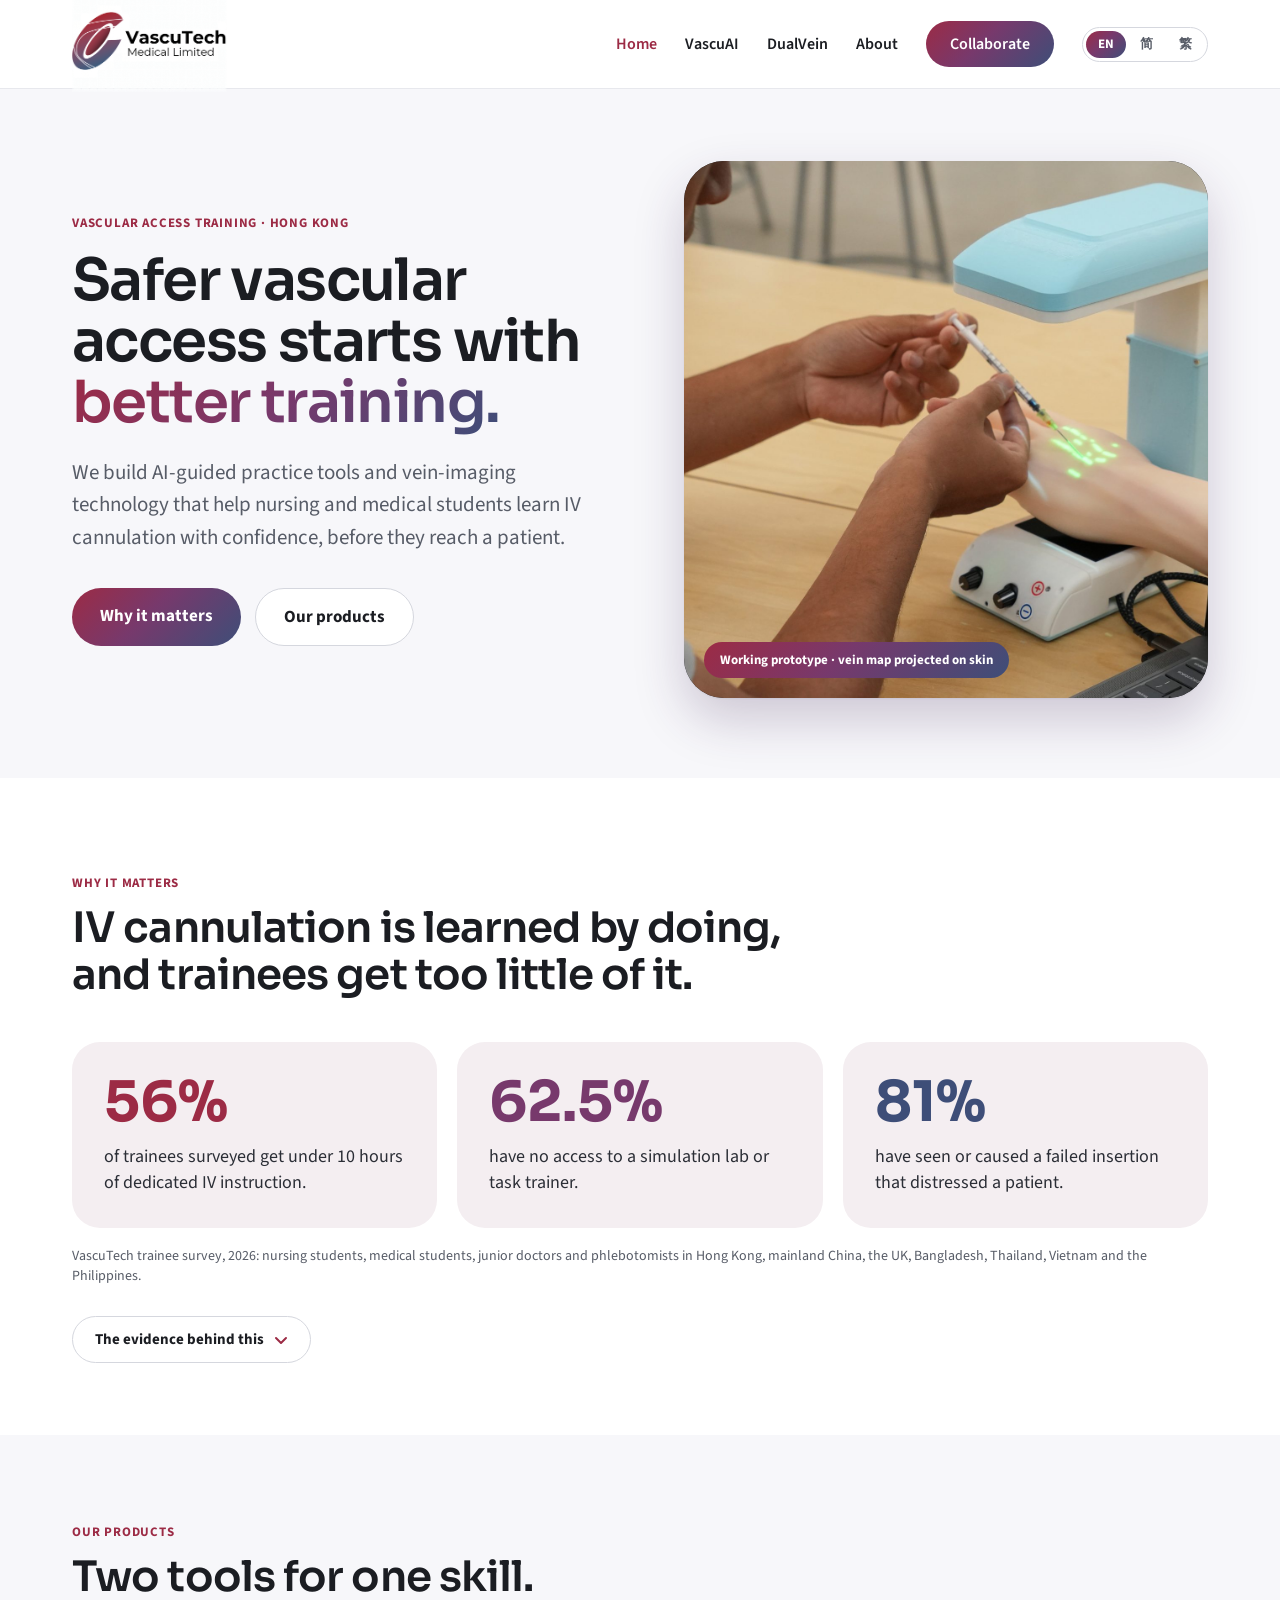
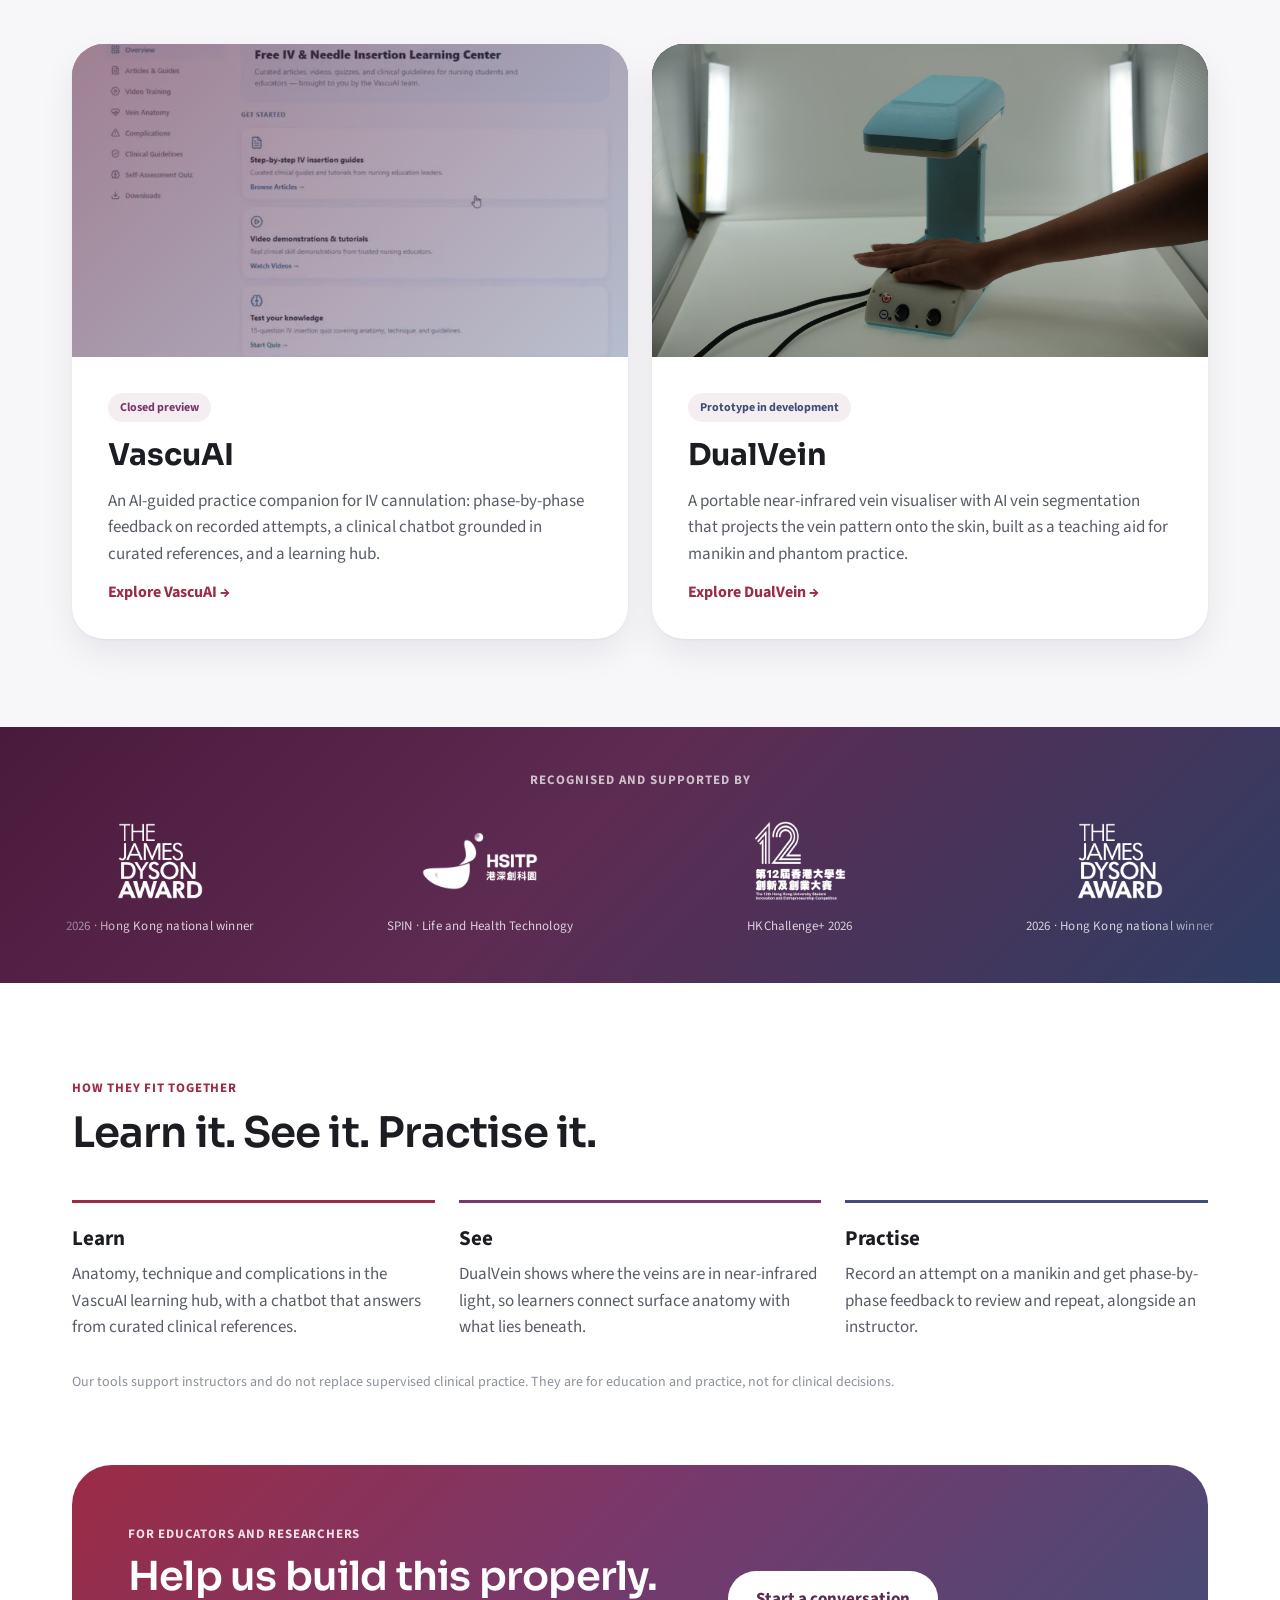
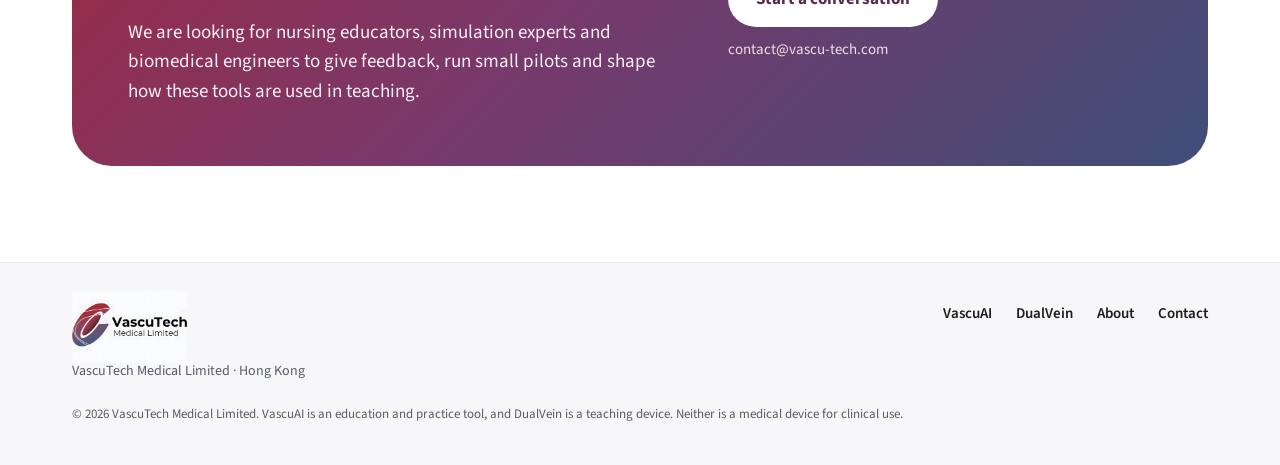
<file: index.html>
<!doctype html>
<html lang="en">
<head>
<meta charset="utf-8">
<meta name="viewport" content="width=device-width, initial-scale=1">
<title>VascuTech Medical | Safer vascular access starts with better training</title>
<meta name="description" content="VascuTech Medical builds AI-guided practice tools and vein-imaging technology that help nursing and medical students learn IV cannulation.">
<link rel="icon" href="assets/logo.png">
<link rel="preconnect" href="https://fonts.googleapis.com">
<link rel="preconnect" href="https://fonts.gstatic.com" crossorigin>
<link href="https://fonts.googleapis.com/css2?family=Sora:wght@500;600;700&amp;family=Source+Sans+3:wght@400;500;600;700&amp;display=swap" rel="stylesheet">
<link rel="stylesheet" href="style.css">
</head>
<body>
<div style="width:100%;background:#ffffff;font-family:'Source Sans 3',system-ui,sans-serif;color:#1B1D22">

<!-- NAV -->
<header style="position:sticky;top:0;z-index:50;border-bottom:1px solid #E7E8ED;background:rgba(255,255,255,.94);-webkit-backdrop-filter:saturate(1.4) blur(14px);backdrop-filter:saturate(1.4) blur(14px)">
<div style="max-width:1200px;margin:0 auto;padding:14px 32px;box-sizing:border-box;display:flex;flex-wrap:wrap;gap:16px;align-items:center;justify-content:space-between">
<a href="index.html"><img src="assets/logo.png" alt="VascuTech Medical Limited" style="height:96px;width:auto;display:block;margin:-18px 0"></a>
<nav class="nav" style="display:flex;flex-wrap:wrap;gap:28px;align-items:center;font-size:16px;font-weight:600">
<a href="index.html" style="color:#9C2B45">Home</a>
<a href="vascuai.html" style="color:#1B1D22">VascuAI</a>
<a href="dualvein.html" style="color:#1B1D22">DualVein</a>
<a href="about.html" style="color:#1B1D22">About</a>
<a class="btn" href="about.html" style="background:linear-gradient(135deg,#9C2B45 0%,#77396C 45%,#3E4E78 100%);color:#ffffff;padding:12px 24px;border-radius:999px">Collaborate</a>
</nav>
</div>
</header>

<!-- HERO -->
<section style="background:#F7F7FA">
<div style="max-width:1200px;margin:0 auto;padding:72px 32px 80px;box-sizing:border-box;display:flex;flex-wrap:wrap;gap:48px;align-items:center">
<div style="flex:1 1 480px;min-width:0">
<div style="font-size:13px;font-weight:700;letter-spacing:.8px;text-transform:uppercase;color:#9C2B45">Vascular access training · Hong Kong</div>
<h1 style="margin:18px 0 0;font-family:'Sora',sans-serif;font-weight:600;font-size:58px;line-height:1.06;letter-spacing:-1.6px">Safer vascular access starts with <span style="background:linear-gradient(135deg,#9C2B45 0%,#77396C 50%,#3E4E78 100%);-webkit-background-clip:text;background-clip:text;color:transparent">better training.</span></h1>
<p style="margin:22px 0 0;font-size:21px;line-height:1.55;color:#575C67;max-width:540px">We build AI-guided practice tools and vein-imaging technology that help nursing and medical students learn IV cannulation with confidence, before they reach a patient.</p>
<div style="margin-top:34px;display:flex;flex-wrap:wrap;gap:14px">
<a class="btn" href="#why" style="background:linear-gradient(135deg,#9C2B45 0%,#77396C 45%,#3E4E78 100%);color:#ffffff;font-weight:700;padding:16px 28px;border-radius:999px;font-size:17px">Why it matters</a>
<a class="btn" href="#products" style="background:#ffffff;color:#1B1D22;font-weight:700;padding:16px 28px;border-radius:999px;font-size:17px;border:1.5px solid #D5D7DE">Our products</a>
</div>
</div>
<div style="flex:1 1 440px;min-width:0">
<div style="position:relative;border-radius:40px;overflow:hidden;box-shadow:0 1px 2px rgba(20,20,30,.05),0 22px 50px rgba(60,30,80,.22);background:#1B1D22">
<img src="assets/home-hero.jpg" alt="A trainee practising cannulation with the DualVein prototype, which projects a green vein map onto the hand" style="width:100%;height:auto;display:block;aspect-ratio:4/4.1;object-fit:cover;object-position:62% 50%">
<div style="position:absolute;left:20px;bottom:20px;right:20px;display:flex;flex-wrap:wrap;gap:10px;align-items:center">
<span style="background:linear-gradient(135deg,#9C2B45 0%,#77396C 45%,#3E4E78 100%);color:#ffffff;font-size:13px;font-weight:700;padding:9px 16px;border-radius:999px">Working prototype · vein map projected on skin</span>
</div>
</div>
</div>
</div>
</section>

<!-- WHY IT MATTERS -->
<section id="why" style="max-width:1200px;margin:0 auto;padding:96px 32px 72px;box-sizing:border-box">
<div style="font-size:13px;font-weight:700;letter-spacing:.8px;text-transform:uppercase;color:#9C2B45">Why it matters</div>
<h2 style="margin:12px 0 0;font-family:'Sora',sans-serif;font-weight:600;font-size:42px;line-height:1.12;letter-spacing:-.9px;max-width:780px">IV cannulation is learned by doing, and trainees get too little of it.</h2>
<div style="margin-top:44px;display:flex;flex-wrap:wrap;gap:20px">
<div style="flex:1 1 300px;min-width:0;background:#F4EEF1;border-radius:28px;padding:32px">
<div style="font-family:'Sora',sans-serif;font-weight:700;font-size:56px;line-height:1;color:#9C2B45">56%</div>
<div style="margin-top:14px;font-size:18px;line-height:1.45;color:#2b2e36">of trainees surveyed get under 10 hours of dedicated IV instruction.</div>
</div>
<div style="flex:1 1 300px;min-width:0;background:#F4EEF1;border-radius:28px;padding:32px">
<div style="font-family:'Sora',sans-serif;font-weight:700;font-size:56px;line-height:1;color:#77396C">62.5%</div>
<div style="margin-top:14px;font-size:18px;line-height:1.45;color:#2b2e36">have no access to a simulation lab or task trainer.</div>
</div>
<div style="flex:1 1 300px;min-width:0;background:#F4EEF1;border-radius:28px;padding:32px">
<div style="font-family:'Sora',sans-serif;font-weight:700;font-size:56px;line-height:1;color:#3E4E78">81%</div>
<div style="margin-top:14px;font-size:18px;line-height:1.45;color:#2b2e36">have seen or caused a failed insertion that distressed a patient.</div>
</div>
</div>
<div style="margin-top:18px;font-size:14px;color:#575C67">VascuTech trainee survey, 2026: nursing students, medical students, junior doctors and phlebotomists in Hong Kong, mainland China, the UK, Bangladesh, Thailand, Vietnam and the Philippines.</div>

<details style="margin-top:30px">
<summary style="display:inline-flex;align-items:center;gap:10px;background:#ffffff;border:1.5px solid #D5D7DE;border-radius:999px;padding:12px 22px;font-size:15px;font-weight:700;color:#1B1D22">The evidence behind this<svg class="chev" width="14" height="14" viewBox="0 0 14 14" fill="none" stroke="#9C2B45" stroke-width="2" stroke-linecap="round" stroke-linejoin="round" aria-hidden="true"><path d="M2 5l5 5 5-5"/></svg></summary>
<div style="margin-top:24px;display:flex;flex-wrap:wrap;gap:16px">
<div style="flex:1 1 240px;min-width:0;border:1px solid #E7E8ED;border-radius:22px;padding:24px;box-sizing:border-box">
<div style="font-weight:700;font-size:17px">Repeated attempts</div>
<div style="margin-top:8px;font-size:15px;line-height:1.55;color:#575C67">In a cohort of 1,063 adults cannulated by experienced anaesthesia staff, 17% failed at the first attempt.<sup>[2]</sup></div>
</div>
<div style="flex:1 1 240px;min-width:0;border:1px solid #E7E8ED;border-radius:22px;padding:24px;box-sizing:border-box">
<div style="font-weight:700;font-size:17px">Catheters that fail</div>
<div style="margin-top:8px;font-size:15px;line-height:1.55;color:#575C67">A literature review puts peripheral IV catheter failure at 35% to 50%.<sup>[1]</sup> An audit of 40,620 catheters in 51 countries found many symptomatic, idle or poorly dressed.<sup>[3]</sup></div>
</div>
<div style="flex:1 1 240px;min-width:0;border:1px solid #E7E8ED;border-radius:22px;padding:24px;box-sizing:border-box">
<div style="font-weight:700;font-size:17px">Local complications</div>
<div style="margin-top:8px;font-size:15px;line-height:1.55;color:#575C67">Phlebitis and catheter-related infection are recognised risks of peripheral venous catheters.<sup>[4]</sup></div>
</div>
<div style="flex:1 1 240px;min-width:0;border:1px solid #E7E8ED;border-radius:22px;padding:24px;box-sizing:border-box">
<div style="font-weight:700;font-size:17px">Harder for some patients</div>
<div style="margin-top:8px;font-size:15px;line-height:1.55;color:#575C67">Veins that cannot be palpated or seen, a diameter of 2 mm or less, and a history of difficult access each predicted a failed first attempt.<sup>[2]</sup> The scale was later validated across several hospitals.<sup>[5]</sup></div>
</div>
</div>
<div style="margin-top:22px;border:1px solid #E7E8ED;border-radius:22px;padding:24px;box-sizing:border-box">
<div style="font-weight:700;font-size:17px">More from our trainee survey</div>
<div style="margin-top:8px;font-size:15px;line-height:1.6;color:#575C67">75% feel least prepared for needle insertion technique, and 56.3% rate their confidence 2 out of 5 or lower for a first unsupervised insertion. Obese patients with deeply buried veins were named hardest to cannulate by every respondent. Trainees most want real-time feedback on insertion (75%) and step-by-step procedural guidance (75%).</div>
</div>
<div style="margin-top:22px;font-size:13px;font-weight:700;letter-spacing:.8px;text-transform:uppercase;color:#8B909A">References</div>
<ol style="margin:12px 0 0;padding:0 0 0 22px;font-size:14px;line-height:1.65;color:#575C67;display:flex;flex-direction:column;gap:6px">
<li>Helm RE, Klausner JD, Klemperer JD, Flint LM, Huang E. Accepted but unacceptable: peripheral IV catheter failure. <em>J Infus Nurs.</em> 2015;38(3):189-203. <a href="https://doi.org/10.1097/NAN.0000000000000100">doi:10.1097/NAN.0000000000000100</a></li>
<li>van Loon FHJ, Puijn LAPM, Houterman S, Bouwman ARA. Development of the A-DIVA scale: a clinical predictive scale to identify difficult intravenous access in adult patients based on clinical observations. <em>Medicine (Baltimore).</em> 2016;95(16):e3428. <a href="https://doi.org/10.1097/MD.0000000000003428">doi:10.1097/MD.0000000000003428</a></li>
<li>Alexandrou E, et al. Use of short peripheral intravenous catheters: characteristics, management, and outcomes worldwide. <em>J Hosp Med.</em> 2018;13(5). <a href="https://doi.org/10.12788/jhm.3039">doi:10.12788/jhm.3039</a></li>
<li>Zingg W, Pittet D. Peripheral venous catheters: an under-evaluated problem. <em>Int J Antimicrob Agents.</em> 2009;34(Suppl 4):S38-S42. <a href="https://doi.org/10.1016/S0924-8579(09)70565-5">doi:10.1016/S0924-8579(09)70565-5</a></li>
<li>van Loon FHJ, van Hooff LWE, de Boer HD, et al. The modified A-DIVA scale as a predictive tool for prospective identification of adult patients at risk of a difficult intravenous access: a multicenter validation study. <em>J Clin Med.</em> 2019;8(2):144. <a href="https://doi.org/10.3390/jcm8020144">doi:10.3390/jcm8020144</a></li>
</ol>
</details>
</section>

<!-- PRODUCTS -->
<section id="products" style="background:#F7F7FA">
<div style="max-width:1200px;margin:0 auto;padding:88px 32px;box-sizing:border-box">
<div style="font-size:13px;font-weight:700;letter-spacing:.8px;text-transform:uppercase;color:#9C2B45">Our products</div>
<h2 style="margin:12px 0 0;font-family:'Sora',sans-serif;font-weight:600;font-size:42px;line-height:1.12;letter-spacing:-.9px">Two tools for one skill.</h2>
<div style="margin-top:44px;display:flex;flex-wrap:wrap;gap:24px">

<div class="card" style="flex:1 1 520px;min-width:0;background:#ffffff;border-radius:32px;overflow:hidden;box-shadow:0 1px 2px rgba(20,20,30,.05),0 14px 34px rgba(20,20,30,.07);display:flex;flex-direction:column">
<div style="flex:1 1 auto;padding:36px;box-sizing:border-box;display:flex;flex-direction:column;gap:14px">
<span style="align-self:flex-start;font-size:12px;font-weight:700;background:#F4EEF1;color:#77396C;padding:6px 12px;border-radius:999px">Closed preview</span>
<div style="font-family:'Sora',sans-serif;font-weight:700;font-size:30px">VascuAI</div>
<p style="margin:0;font-size:17px;line-height:1.55;color:#575C67">An AI-guided practice companion for IV cannulation: phase-by-phase feedback on recorded attempts, a clinical chatbot grounded in curated references, and a learning hub.</p>
<a href="vascuai.html" style="margin-top:auto;font-weight:700;font-size:16px">Explore VascuAI →</a>
</div>
<div style="order:-1;flex:none;position:relative;aspect-ratio:16/9;overflow:hidden;background:linear-gradient(135deg,#9C2B45 0%,#77396C 45%,#3E4E78 100%)">
<video autoplay muted loop playsinline disablepictureinpicture disableremoteplayback controlslist="nodownload noplaybackrate noremoteplayback" preload="auto" poster="assets/vascuai-app-poster.jpg" aria-hidden="true" style="position:absolute;left:0;top:0;width:100%;height:100%;object-fit:cover;object-position:center 25%;pointer-events:none"><source src="assets/vascuai-app.mp4" type="video/mp4"></video><div style="position:absolute;inset:0;background:linear-gradient(135deg,rgba(90,28,60,.55),rgba(62,78,120,.35))"></div>
</div>
</div>

<div class="card" style="flex:1 1 520px;min-width:0;background:#ffffff;border-radius:32px;overflow:hidden;box-shadow:0 1px 2px rgba(20,20,30,.05),0 14px 34px rgba(20,20,30,.07);display:flex;flex-direction:column">
<div style="flex:1 1 auto;padding:36px;box-sizing:border-box;display:flex;flex-direction:column;gap:14px">
<span style="align-self:flex-start;font-size:12px;font-weight:700;background:#F4EEF1;color:#3E4E78;padding:6px 12px;border-radius:999px">Prototype in development</span>
<div style="font-family:'Sora',sans-serif;font-weight:700;font-size:30px">DualVein</div>
<p style="margin:0;font-size:17px;line-height:1.55;color:#575C67">A portable near-infrared vein visualiser with AI vein segmentation that projects the vein pattern onto the skin, built as a teaching aid for manikin and phantom practice.</p>
<a href="dualvein.html" style="margin-top:auto;font-weight:700;font-size:16px">Explore DualVein →</a>
</div>
<div style="order:-1;flex:none;position:relative;aspect-ratio:16/9;overflow:hidden;background:#1B1D22">
<img src="assets/dualvein-device.jpg" alt="Working DualVein prototype with a hand resting on its base" style="position:absolute;left:0;top:0;width:100%;height:100%;object-fit:cover;object-position:45% 62%;display:block">
</div>
</div>

</div>
</div>
</section>

<!-- RECOGNITION STRIP -->
<section style="background:linear-gradient(135deg,#4A1A3C 0%,#5E2B52 45%,#2F3D63 100%)">
<div style="padding:44px 0 48px">
<div style="text-align:center;font-size:13px;font-weight:700;letter-spacing:1px;text-transform:uppercase;color:rgba(255,255,255,.7)">Recognised and supported by</div>
<div class="mq" style="margin-top:30px">
<div class="mq-track">
<div style="display:flex;align-items:center">
<div style="width:320px;display:flex;flex-direction:column;align-items:center;gap:14px;padding:0 24px;box-sizing:border-box"><div style="height:84px;display:flex;align-items:center"><img src="assets/logo-james-dyson-award-white.png" alt="The James Dyson Award" style="height:76px;width:auto;display:block"></div><div style="font-size:13px;letter-spacing:.2px;color:rgba(255,255,255,.78)">2026 · Hong Kong national winner</div></div>
<div style="width:320px;display:flex;flex-direction:column;align-items:center;gap:14px;padding:0 24px;box-sizing:border-box"><div style="height:84px;display:flex;align-items:center"><img src="assets/logo-hsitp-white.png" alt="HSITP, Hong Kong-Shenzhen Innovation and Technology Park" style="height:58px;width:auto;display:block"></div><div style="font-size:13px;letter-spacing:.2px;color:rgba(255,255,255,.78)">SPIN · Life and Health Technology</div></div>
<div style="width:320px;display:flex;flex-direction:column;align-items:center;gap:14px;padding:0 24px;box-sizing:border-box"><div style="height:84px;display:flex;align-items:center"><img src="assets/logo-hkchallenge-white.png" alt="HKChallenge+ 2026, 12th Hong Kong University Student Innovation and Entrepreneurship Competition" style="height:80px;width:auto;display:block"></div><div style="font-size:13px;letter-spacing:.2px;color:rgba(255,255,255,.78)">HKChallenge+ 2026</div></div>
<div style="width:320px;display:flex;flex-direction:column;align-items:center;gap:14px;padding:0 24px;box-sizing:border-box"><div style="height:84px;display:flex;align-items:center"><img src="assets/logo-james-dyson-award-white.png" alt="The James Dyson Award" style="height:76px;width:auto;display:block"></div><div style="font-size:13px;letter-spacing:.2px;color:rgba(255,255,255,.78)">2026 · Hong Kong national winner</div></div>
<div style="width:320px;display:flex;flex-direction:column;align-items:center;gap:14px;padding:0 24px;box-sizing:border-box"><div style="height:84px;display:flex;align-items:center"><img src="assets/logo-hsitp-white.png" alt="HSITP, Hong Kong-Shenzhen Innovation and Technology Park" style="height:58px;width:auto;display:block"></div><div style="font-size:13px;letter-spacing:.2px;color:rgba(255,255,255,.78)">SPIN · Life and Health Technology</div></div>
<div style="width:320px;display:flex;flex-direction:column;align-items:center;gap:14px;padding:0 24px;box-sizing:border-box"><div style="height:84px;display:flex;align-items:center"><img src="assets/logo-hkchallenge-white.png" alt="HKChallenge+ 2026, 12th Hong Kong University Student Innovation and Entrepreneurship Competition" style="height:80px;width:auto;display:block"></div><div style="font-size:13px;letter-spacing:.2px;color:rgba(255,255,255,.78)">HKChallenge+ 2026</div></div>
<div style="width:320px;display:flex;flex-direction:column;align-items:center;gap:14px;padding:0 24px;box-sizing:border-box"><div style="height:84px;display:flex;align-items:center"><img src="assets/logo-james-dyson-award-white.png" alt="The James Dyson Award" style="height:76px;width:auto;display:block"></div><div style="font-size:13px;letter-spacing:.2px;color:rgba(255,255,255,.78)">2026 · Hong Kong national winner</div></div>
<div style="width:320px;display:flex;flex-direction:column;align-items:center;gap:14px;padding:0 24px;box-sizing:border-box"><div style="height:84px;display:flex;align-items:center"><img src="assets/logo-hsitp-white.png" alt="HSITP, Hong Kong-Shenzhen Innovation and Technology Park" style="height:58px;width:auto;display:block"></div><div style="font-size:13px;letter-spacing:.2px;color:rgba(255,255,255,.78)">SPIN · Life and Health Technology</div></div>
<div style="width:320px;display:flex;flex-direction:column;align-items:center;gap:14px;padding:0 24px;box-sizing:border-box"><div style="height:84px;display:flex;align-items:center"><img src="assets/logo-hkchallenge-white.png" alt="HKChallenge+ 2026, 12th Hong Kong University Student Innovation and Entrepreneurship Competition" style="height:80px;width:auto;display:block"></div><div style="font-size:13px;letter-spacing:.2px;color:rgba(255,255,255,.78)">HKChallenge+ 2026</div></div>
</div>
<div style="display:flex;align-items:center" aria-hidden="true">
<div style="width:320px;display:flex;flex-direction:column;align-items:center;gap:14px;padding:0 24px;box-sizing:border-box"><div style="height:84px;display:flex;align-items:center"><img src="assets/logo-james-dyson-award-white.png" alt="" style="height:76px;width:auto;display:block"></div><div style="font-size:13px;letter-spacing:.2px;color:rgba(255,255,255,.78)">2026 · Hong Kong national winner</div></div>
<div style="width:320px;display:flex;flex-direction:column;align-items:center;gap:14px;padding:0 24px;box-sizing:border-box"><div style="height:84px;display:flex;align-items:center"><img src="assets/logo-hsitp-white.png" alt="" style="height:58px;width:auto;display:block"></div><div style="font-size:13px;letter-spacing:.2px;color:rgba(255,255,255,.78)">SPIN · Life and Health Technology</div></div>
<div style="width:320px;display:flex;flex-direction:column;align-items:center;gap:14px;padding:0 24px;box-sizing:border-box"><div style="height:84px;display:flex;align-items:center"><img src="assets/logo-hkchallenge-white.png" alt="" style="height:80px;width:auto;display:block"></div><div style="font-size:13px;letter-spacing:.2px;color:rgba(255,255,255,.78)">HKChallenge+ 2026</div></div>
<div style="width:320px;display:flex;flex-direction:column;align-items:center;gap:14px;padding:0 24px;box-sizing:border-box"><div style="height:84px;display:flex;align-items:center"><img src="assets/logo-james-dyson-award-white.png" alt="" style="height:76px;width:auto;display:block"></div><div style="font-size:13px;letter-spacing:.2px;color:rgba(255,255,255,.78)">2026 · Hong Kong national winner</div></div>
<div style="width:320px;display:flex;flex-direction:column;align-items:center;gap:14px;padding:0 24px;box-sizing:border-box"><div style="height:84px;display:flex;align-items:center"><img src="assets/logo-hsitp-white.png" alt="" style="height:58px;width:auto;display:block"></div><div style="font-size:13px;letter-spacing:.2px;color:rgba(255,255,255,.78)">SPIN · Life and Health Technology</div></div>
<div style="width:320px;display:flex;flex-direction:column;align-items:center;gap:14px;padding:0 24px;box-sizing:border-box"><div style="height:84px;display:flex;align-items:center"><img src="assets/logo-hkchallenge-white.png" alt="" style="height:80px;width:auto;display:block"></div><div style="font-size:13px;letter-spacing:.2px;color:rgba(255,255,255,.78)">HKChallenge+ 2026</div></div>
<div style="width:320px;display:flex;flex-direction:column;align-items:center;gap:14px;padding:0 24px;box-sizing:border-box"><div style="height:84px;display:flex;align-items:center"><img src="assets/logo-james-dyson-award-white.png" alt="" style="height:76px;width:auto;display:block"></div><div style="font-size:13px;letter-spacing:.2px;color:rgba(255,255,255,.78)">2026 · Hong Kong national winner</div></div>
<div style="width:320px;display:flex;flex-direction:column;align-items:center;gap:14px;padding:0 24px;box-sizing:border-box"><div style="height:84px;display:flex;align-items:center"><img src="assets/logo-hsitp-white.png" alt="" style="height:58px;width:auto;display:block"></div><div style="font-size:13px;letter-spacing:.2px;color:rgba(255,255,255,.78)">SPIN · Life and Health Technology</div></div>
<div style="width:320px;display:flex;flex-direction:column;align-items:center;gap:14px;padding:0 24px;box-sizing:border-box"><div style="height:84px;display:flex;align-items:center"><img src="assets/logo-hkchallenge-white.png" alt="" style="height:80px;width:auto;display:block"></div><div style="font-size:13px;letter-spacing:.2px;color:rgba(255,255,255,.78)">HKChallenge+ 2026</div></div>
</div>
</div>
</div>
</div>
</section>

<!-- HOW THEY FIT -->
<section style="max-width:1200px;margin:0 auto;padding:96px 32px 72px;box-sizing:border-box">
<div style="font-size:13px;font-weight:700;letter-spacing:.8px;text-transform:uppercase;color:#9C2B45">How they fit together</div>
<h2 style="margin:12px 0 0;font-family:'Sora',sans-serif;font-weight:600;font-size:42px;line-height:1.12;letter-spacing:-.9px">Learn it. See it. Practise it.</h2>
<div style="margin-top:44px;display:flex;flex-wrap:wrap;gap:24px">
<div style="flex:1 1 300px;min-width:0;border-top:3px solid #9C2B45;padding-top:20px">
<div style="font-weight:700;font-size:21px">Learn</div>
<div style="margin-top:8px;font-size:17px;line-height:1.55;color:#575C67">Anatomy, technique and complications in the VascuAI learning hub, with a chatbot that answers from curated clinical references.</div>
</div>
<div style="flex:1 1 300px;min-width:0;border-top:3px solid #77396C;padding-top:20px">
<div style="font-weight:700;font-size:21px">See</div>
<div style="margin-top:8px;font-size:17px;line-height:1.55;color:#575C67">DualVein shows where the veins are in near-infrared light, so learners connect surface anatomy with what lies beneath.</div>
</div>
<div style="flex:1 1 300px;min-width:0;border-top:3px solid #3E4E78;padding-top:20px">
<div style="font-weight:700;font-size:21px">Practise</div>
<div style="margin-top:8px;font-size:17px;line-height:1.55;color:#575C67">Record an attempt on a manikin and get phase-by-phase feedback to review and repeat, alongside an instructor.</div>
</div>
</div>
<p style="margin:32px 0 0;font-size:14px;line-height:1.5;color:#8B909A">Our tools support instructors and do not replace supervised clinical practice. They are for education and practice, not for clinical decisions.</p>
</section>

<!-- COLLABORATE -->
<section style="max-width:1200px;margin:0 auto;padding:0 32px 96px;box-sizing:border-box">
<div style="background:linear-gradient(135deg,#9C2B45 0%,#77396C 45%,#3E4E78 100%);border-radius:40px;padding:60px 56px;box-sizing:border-box;display:flex;flex-wrap:wrap;gap:36px;align-items:center;color:#ffffff">
<div style="flex:1 1 420px;min-width:0">
<div style="font-size:13px;font-weight:700;letter-spacing:.8px;text-transform:uppercase;color:#f1dde6">For educators and researchers</div>
<h2 style="margin:12px 0 0;font-family:'Sora',sans-serif;font-weight:600;font-size:40px;line-height:1.12;letter-spacing:-.8px">Help us build this properly.</h2>
<p style="margin:18px 0 0;font-size:19px;line-height:1.55;color:#fbeff4">We are looking for nursing educators, simulation experts and biomedical engineers to give feedback, run small pilots and shape how these tools are used in teaching.</p>
</div>
<div style="flex:1 1 280px;min-width:0;display:flex;flex-direction:column;gap:12px;align-items:flex-start">
<a class="btn" href="about.html" style="background:#ffffff;color:#5a2a50;font-weight:700;padding:16px 28px;border-radius:999px;font-size:17px">Start a conversation</a>
<div style="font-size:15px;color:#f1dde6">contact@vascu-tech.com</div>
</div>
</div>
</section>

<!-- FOOTER -->
<footer style="border-top:1px solid #E7E8ED;background:#F7F7FA">
<div style="max-width:1200px;margin:0 auto;padding:40px 32px;box-sizing:border-box;display:flex;flex-wrap:wrap;gap:24px;justify-content:space-between;align-items:flex-start">
<div>
<img src="assets/logo.png" alt="VascuTech Medical Limited" style="height:72px;width:auto;display:block;margin:-12px 0">
<div style="margin-top:10px;font-size:14px;color:#575C67">VascuTech Medical Limited · Hong Kong</div>
</div>
<div style="display:flex;flex-wrap:wrap;gap:24px;font-size:15px;font-weight:600">
<a href="vascuai.html" style="color:#1B1D22">VascuAI</a>
<a href="dualvein.html" style="color:#1B1D22">DualVein</a>
<a href="about.html" style="color:#1B1D22">About</a>
<a href="about.html#contact" style="color:#1B1D22">Contact</a>
</div>
<div style="width:100%;font-size:13px;line-height:1.5;color:#575C67">© 2026 VascuTech Medical Limited. VascuAI is an education and practice tool, and DualVein is a teaching device. Neither is a medical device for clinical use.</div>
</div>
</footer>

</div>
<script src="i18n.js"></script>
</body>
</html>
</file>
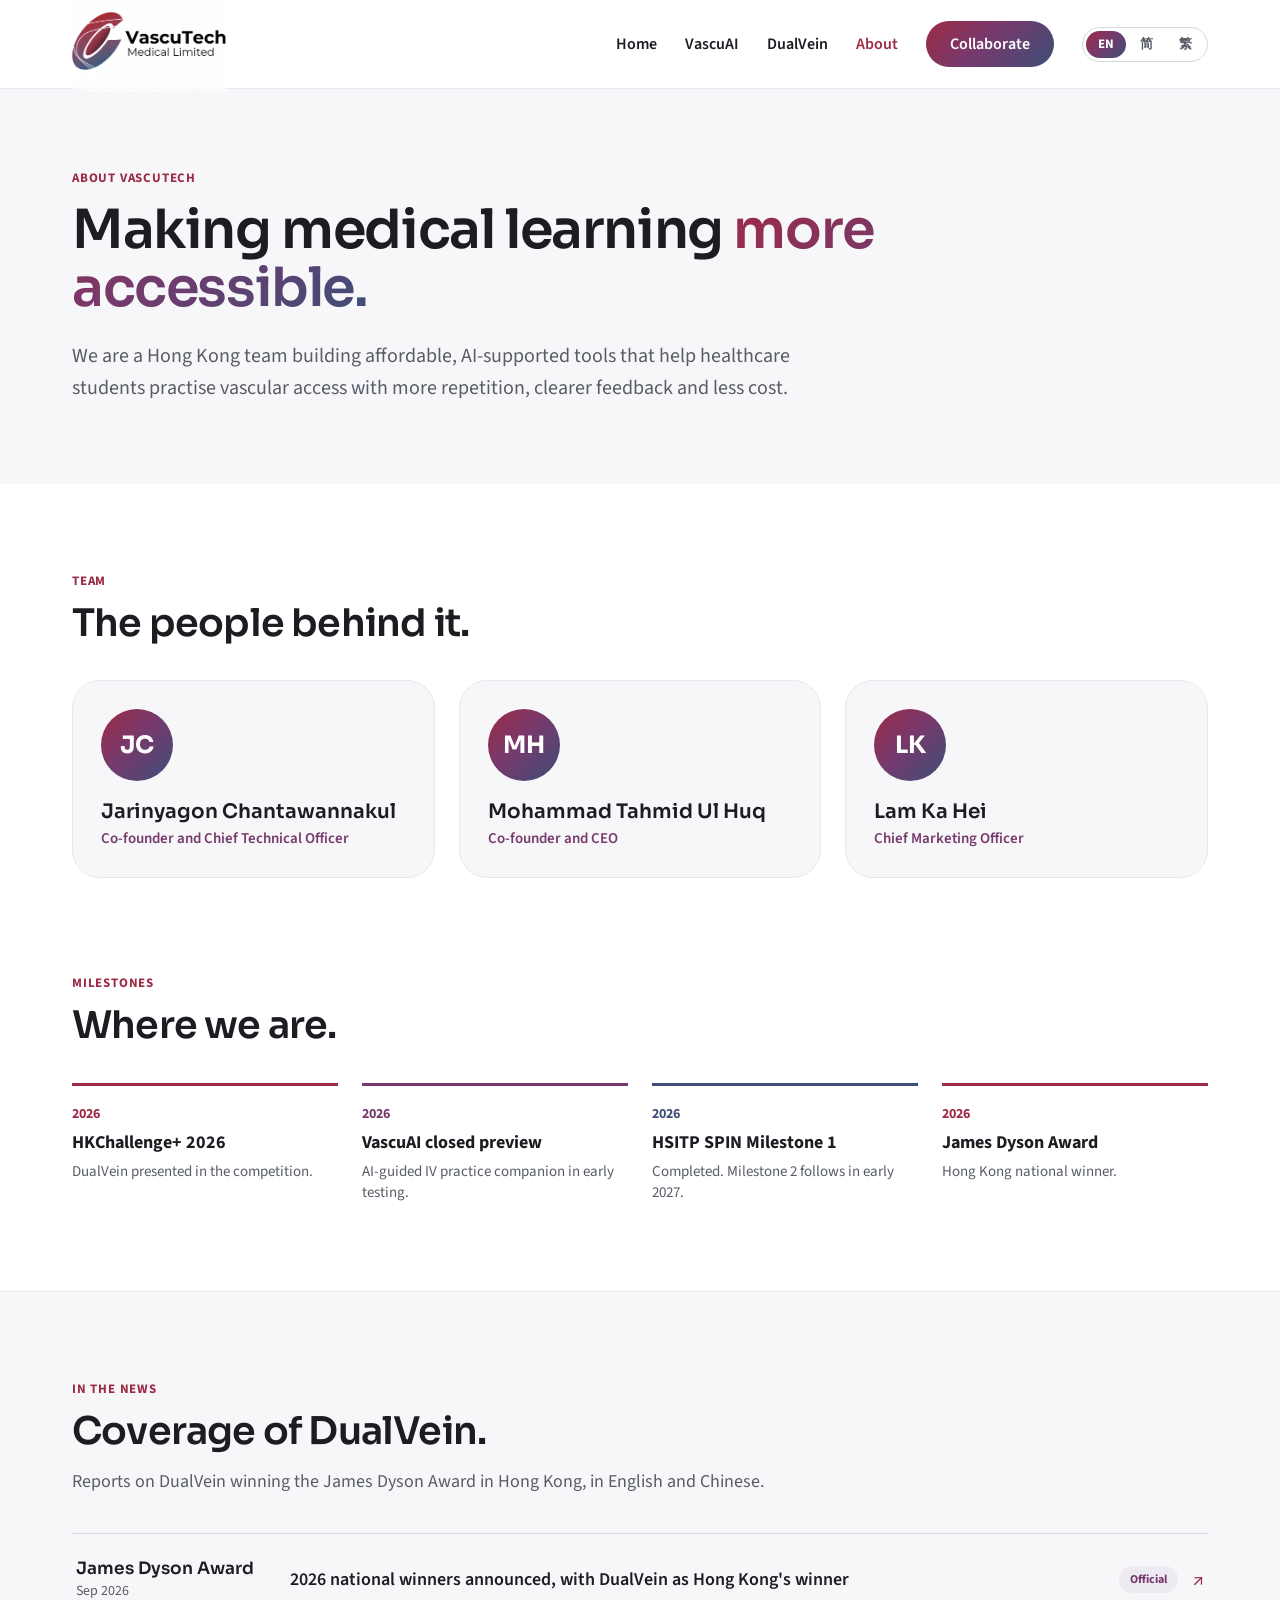
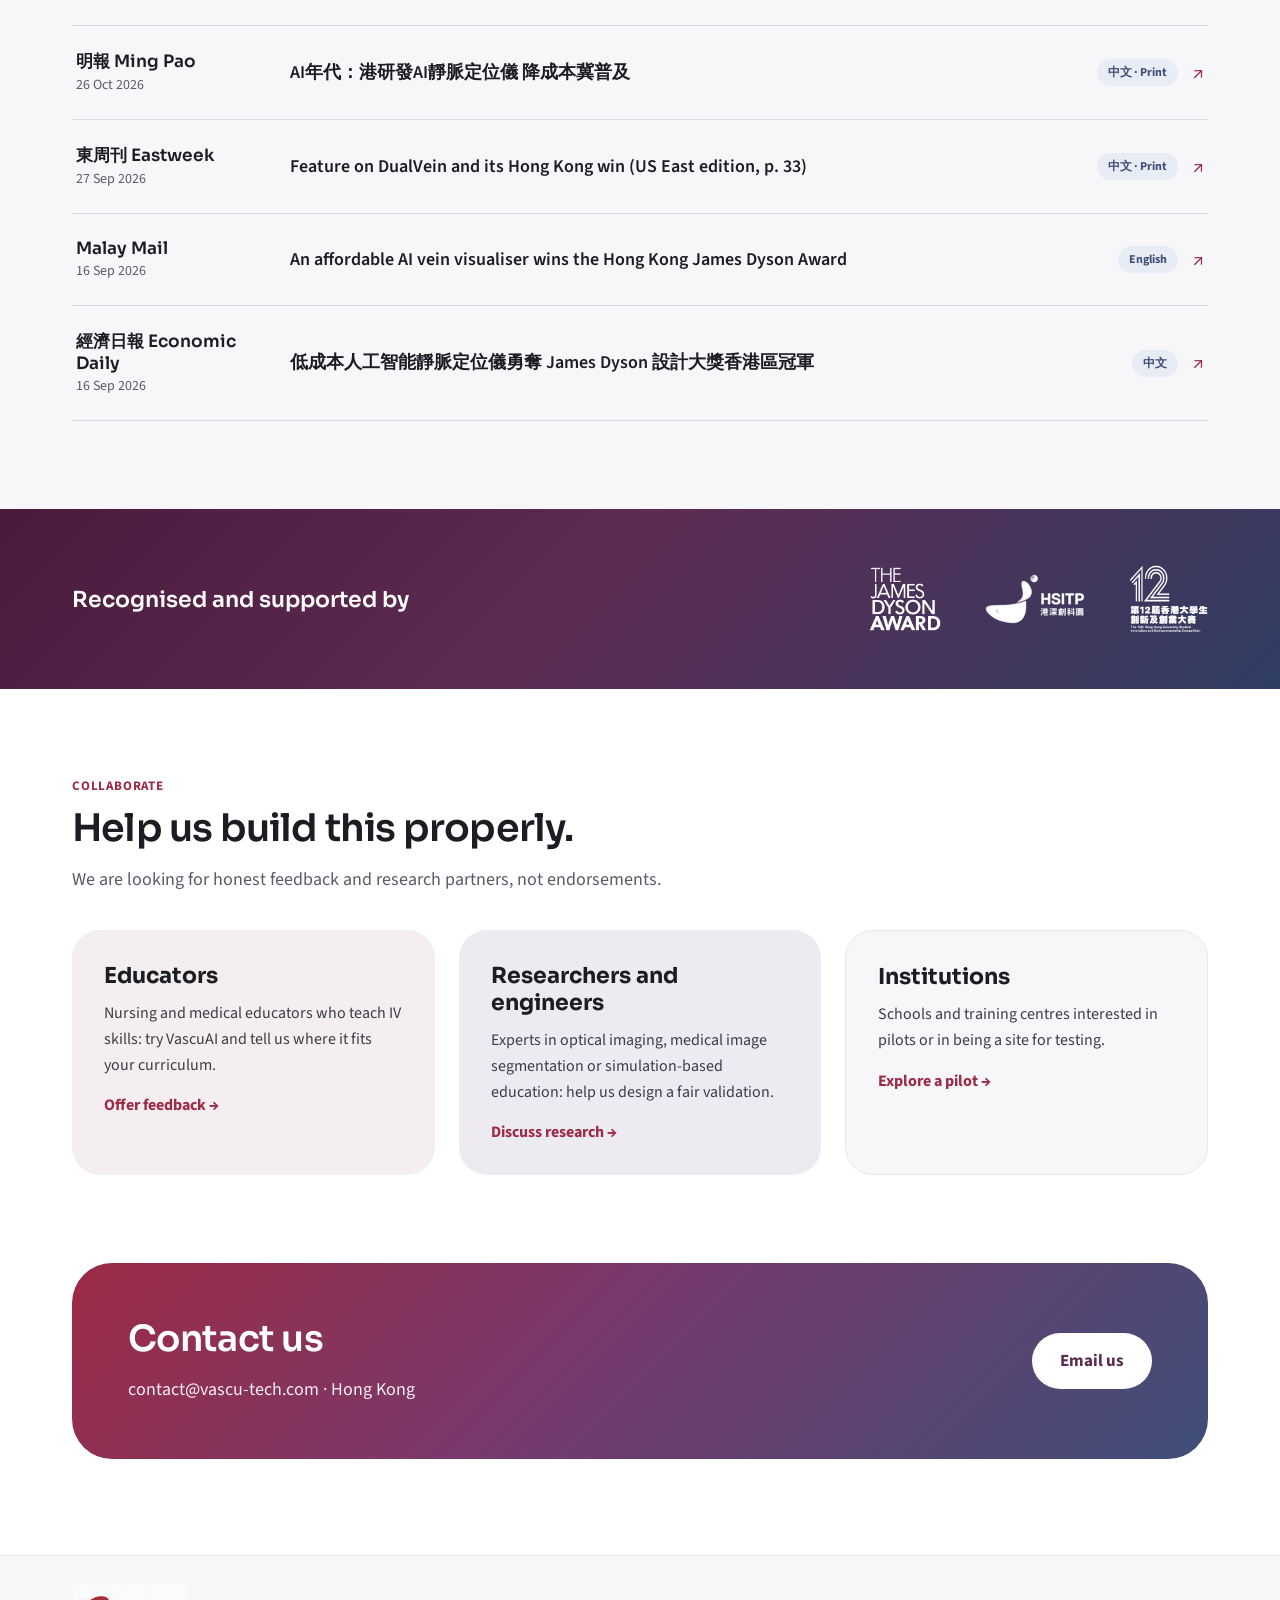
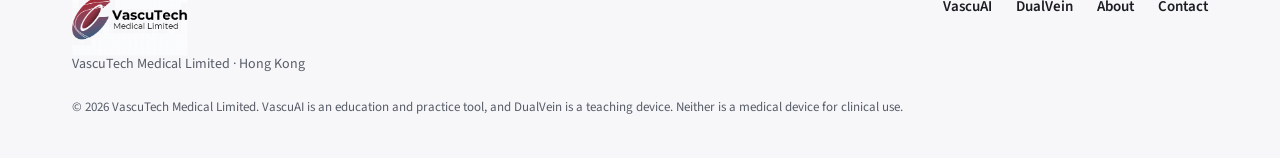
<file: about.html>
<!doctype html>
<html lang="en">
<head>
<meta charset="utf-8">
<meta name="viewport" content="width=device-width, initial-scale=1">
<title>VascuTech Medical | About and collaborate</title>
<meta name="description" content="About VascuTech Medical, the team, milestones and how to collaborate with us.">
<link rel="icon" href="assets/logo.png">
<link rel="preconnect" href="https://fonts.googleapis.com">
<link rel="preconnect" href="https://fonts.gstatic.com" crossorigin>
<link href="https://fonts.googleapis.com/css2?family=Sora:wght@500;600;700&amp;family=Source+Sans+3:wght@400;500;600;700&amp;display=swap" rel="stylesheet">
<link rel="stylesheet" href="style.css">
</head>
<body>
<div style="width:100%;background:#ffffff;font-family:'Source Sans 3',system-ui,sans-serif;color:#1B1D22">

<!-- NAV -->
<header style="position:sticky;top:0;z-index:50;border-bottom:1px solid #E7E8ED;background:rgba(255,255,255,.94);-webkit-backdrop-filter:saturate(1.4) blur(14px);backdrop-filter:saturate(1.4) blur(14px)">
<div style="max-width:1200px;margin:0 auto;padding:14px 32px;box-sizing:border-box;display:flex;flex-wrap:wrap;gap:16px;align-items:center;justify-content:space-between">
<a href="index.html"><img src="assets/logo.png" alt="VascuTech Medical Limited" style="height:96px;width:auto;display:block;margin:-18px 0"></a>
<nav class="nav" style="display:flex;flex-wrap:wrap;gap:28px;align-items:center;font-size:16px;font-weight:600">
<a href="index.html" style="color:#1B1D22">Home</a>
<a href="vascuai.html" style="color:#1B1D22">VascuAI</a>
<a href="dualvein.html" style="color:#1B1D22">DualVein</a>
<a href="about.html" style="color:#9C2B45">About</a>
<a class="btn" href="about.html#collaborate" style="background:linear-gradient(135deg,#9C2B45 0%,#77396C 45%,#3E4E78 100%);color:#ffffff;padding:12px 24px;border-radius:999px">Collaborate</a>
</nav>
</div>
</header>

<!-- HERO -->
<section style="background:#F7F7FA">
<div style="max-width:1200px;margin:0 auto;padding:80px 32px;box-sizing:border-box">
<div style="font-size:13px;font-weight:700;letter-spacing:.8px;text-transform:uppercase;color:#9C2B45">About VascuTech</div>
<h1 style="margin:14px 0 0;font-family:'Sora',sans-serif;font-weight:600;font-size:54px;line-height:1.08;letter-spacing:-1.4px;max-width:900px">Making medical learning <span style="background:linear-gradient(135deg,#9C2B45 0%,#77396C 45%,#3E4E78 100%);-webkit-background-clip:text;background-clip:text;color:transparent">more accessible.</span></h1>
<p style="margin:22px 0 0;font-size:20px;line-height:1.6;color:#575C67;max-width:720px">We are a Hong Kong team building affordable, AI-supported tools that help healthcare students practise vascular access with more repetition, clearer feedback and less cost.</p>
</div>
</section>

<!-- TEAM -->
<section style="max-width:1200px;margin:0 auto;padding:88px 32px 40px;box-sizing:border-box">
<div style="font-size:13px;font-weight:700;letter-spacing:.8px;text-transform:uppercase;color:#9C2B45">Team</div>
<h2 style="margin:12px 0 0;font-family:'Sora',sans-serif;font-weight:600;font-size:38px;line-height:1.12;letter-spacing:-.8px">The people behind it.</h2>
<div style="margin-top:36px;display:flex;flex-wrap:wrap;gap:24px">
<div style="flex:1 1 260px;min-width:0;background:#F7F7FA;border:1px solid #E7E8ED;border-radius:28px;padding:28px;box-sizing:border-box">
<div style="width:72px;height:72px;border-radius:50%;background:linear-gradient(135deg,#9C2B45 0%,#77396C 45%,#3E4E78 100%);color:#fff;display:flex;align-items:center;justify-content:center;font-family:'Sora',sans-serif;font-weight:700;font-size:24px">JC</div>
<div style="margin-top:18px;font-family:'Sora',sans-serif;font-weight:600;font-size:20px">Jarinyagon Chantawannakul</div>
<div style="margin-top:4px;font-size:15px;font-weight:600;color:#77396C">Co-founder and Chief Technical Officer</div>
</div>
<div style="flex:1 1 260px;min-width:0;background:#F7F7FA;border:1px solid #E7E8ED;border-radius:28px;padding:28px;box-sizing:border-box">
<div style="width:72px;height:72px;border-radius:50%;background:linear-gradient(135deg,#9C2B45 0%,#77396C 45%,#3E4E78 100%);color:#fff;display:flex;align-items:center;justify-content:center;font-family:'Sora',sans-serif;font-weight:700;font-size:24px">MH</div>
<div style="margin-top:18px;font-family:'Sora',sans-serif;font-weight:600;font-size:20px">Mohammad Tahmid Ul Huq</div>
<div style="margin-top:4px;font-size:15px;font-weight:600;color:#77396C">Co-founder and CEO</div>
</div>
<div style="flex:1 1 260px;min-width:0;background:#F7F7FA;border:1px solid #E7E8ED;border-radius:28px;padding:28px;box-sizing:border-box">
<div style="width:72px;height:72px;border-radius:50%;background:linear-gradient(135deg,#9C2B45 0%,#77396C 45%,#3E4E78 100%);color:#fff;display:flex;align-items:center;justify-content:center;font-family:'Sora',sans-serif;font-weight:700;font-size:24px">LK</div>
<div style="margin-top:18px;font-family:'Sora',sans-serif;font-weight:600;font-size:20px">Lam Ka Hei</div>
<div style="margin-top:4px;font-size:15px;font-weight:600;color:#77396C">Chief Marketing Officer</div>
</div>
</div>
</section>

<!-- TIMELINE -->
<section style="max-width:1200px;margin:0 auto;padding:56px 32px 88px;box-sizing:border-box">
<div style="font-size:13px;font-weight:700;letter-spacing:.8px;text-transform:uppercase;color:#9C2B45">Milestones</div>
<h2 style="margin:12px 0 0;font-family:'Sora',sans-serif;font-weight:600;font-size:38px;line-height:1.12;letter-spacing:-.8px">Where we are.</h2>
<div style="margin-top:36px;display:flex;flex-wrap:wrap;gap:24px">
<div style="flex:1 1 220px;min-width:0;border-top:3px solid #9C2B45;padding-top:18px"><div style="font-size:14px;font-weight:700;color:#9C2B45">2026</div><div style="margin-top:6px;font-weight:700;font-size:18px">HKChallenge+ 2026</div><div style="margin-top:6px;font-size:15px;color:#575C67">DualVein presented in the competition.</div></div>
<div style="flex:1 1 220px;min-width:0;border-top:3px solid #77396C;padding-top:18px"><div style="font-size:14px;font-weight:700;color:#77396C">2026</div><div style="margin-top:6px;font-weight:700;font-size:18px">VascuAI closed preview</div><div style="margin-top:6px;font-size:15px;color:#575C67">AI-guided IV practice companion in early testing.</div></div>
<div style="flex:1 1 220px;min-width:0;border-top:3px solid #3E4E78;padding-top:18px"><div style="font-size:14px;font-weight:700;color:#3E4E78">2026</div><div style="margin-top:6px;font-weight:700;font-size:18px">HSITP SPIN Milestone 1</div><div style="margin-top:6px;font-size:15px;color:#575C67">Completed. Milestone 2 follows in early 2027.</div></div>
<div style="flex:1 1 220px;min-width:0;border-top:3px solid #9C2B45;padding-top:18px"><div style="font-size:14px;font-weight:700;color:#9C2B45">2026</div><div style="margin-top:6px;font-weight:700;font-size:18px">James Dyson Award</div><div style="margin-top:6px;font-size:15px;color:#575C67">Hong Kong national winner.</div></div>
</div>
</section>

<!-- IN THE NEWS -->
<section id="news" style="background:#F7F7FA;border-top:1px solid #E7E8ED">
<div style="max-width:1200px;margin:0 auto;padding:88px 32px;box-sizing:border-box">
<div style="font-size:13px;font-weight:700;letter-spacing:.8px;text-transform:uppercase;color:#9C2B45">In the news</div>
<h2 style="margin:12px 0 0;font-family:'Sora',sans-serif;font-weight:600;font-size:38px;line-height:1.12;letter-spacing:-.8px">Coverage of DualVein.</h2>
<p style="margin:16px 0 0;font-size:18px;line-height:1.6;color:#575C67;max-width:720px">Reports on DualVein winning the James Dyson Award in Hong Kong, in English and Chinese.</p>
<div style="margin-top:36px;border-top:1px solid #D9DBE3">
<a href="https://www.dyson.co.uk/discover/sustainability/james-dyson-award/introducing-our-james-dyson-award-2026-national-winners" target="_blank" rel="noopener" style="display:flex;flex-wrap:wrap;gap:8px 24px;align-items:center;padding:24px 4px;border-bottom:1px solid #D9DBE3;color:#1B1D22">
<div style="flex:0 0 190px;min-width:0"><div style="font-family:'Sora',sans-serif;font-weight:600;font-size:17px">James Dyson Award</div><div style="margin-top:2px;font-size:14px;color:#575C67">Sep 2026</div></div>
<div style="flex:1 1 320px;min-width:0;font-size:18px;line-height:1.4;font-weight:600">2026 national winners announced, with DualVein as Hong Kong's winner</div>
<div style="flex:0 0 auto;display:flex;gap:14px;align-items:center"><span style="font-size:12px;font-weight:700;color:#77396C;background:#EEEAF2;padding:5px 11px;border-radius:999px">Official</span><span style="font-size:20px;color:#9C2B45">↗</span></div>
</a>
<a href="https://news.mingpao.com/pns/%E6%B8%AF%E8%81%9E/article/20261026/s00002/1792947515635/ai%E5%B9%B4%E4%BB%A3-%E6%B8%AF%E7%A0%94%E7%99%BCai%E9%9D%9C%E8%84%88%E5%AE%9A%E4%BD%8D%E5%84%80-%E9%99%8D%E6%88%90%E6%9C%AC%E5%86%80%E6%99%AE%E5%8F%8A" target="_blank" rel="noopener" style="display:flex;flex-wrap:wrap;gap:8px 24px;align-items:center;padding:24px 4px;border-bottom:1px solid #D9DBE3;color:#1B1D22">
<div style="flex:0 0 190px;min-width:0"><div style="font-family:'Sora',sans-serif;font-weight:600;font-size:17px">明報 Ming Pao</div><div style="margin-top:2px;font-size:14px;color:#575C67">26 Oct 2026</div></div>
<div style="flex:1 1 320px;min-width:0;font-size:18px;line-height:1.4;font-weight:600">AI年代：港研發AI靜脈定位儀 降成本冀普及</div>
<div style="flex:0 0 auto;display:flex;gap:14px;align-items:center"><span style="font-size:12px;font-weight:700;color:#3E4E78;background:#E8ECF5;padding:5px 11px;border-radius:999px">中文 · Print</span><span style="font-size:20px;color:#9C2B45">↗</span></div>
</a>
<a href="https://epaper.singtaousa.com/flippingbook/magazine_ny/2026/20260927-EW/33/" target="_blank" rel="noopener" style="display:flex;flex-wrap:wrap;gap:8px 24px;align-items:center;padding:24px 4px;border-bottom:1px solid #D9DBE3;color:#1B1D22">
<div style="flex:0 0 190px;min-width:0"><div style="font-family:'Sora',sans-serif;font-weight:600;font-size:17px">東周刊 Eastweek</div><div style="margin-top:2px;font-size:14px;color:#575C67">27 Sep 2026</div></div>
<div style="flex:1 1 320px;min-width:0;font-size:18px;line-height:1.4;font-weight:600">Feature on DualVein and its Hong Kong win (US East edition, p. 33)</div>
<div style="flex:0 0 auto;display:flex;gap:14px;align-items:center"><span style="font-size:12px;font-weight:700;color:#3E4E78;background:#E8ECF5;padding:5px 11px;border-radius:999px">中文 · Print</span><span style="font-size:20px;color:#9C2B45">↗</span></div>
</a>
<a href="https://www.malaymail.com/news/money/mediaoutreach/2026/09/16/tackling-the-40-iv-failure-rate-cuhk-students-win-the-james-dyson-award-2026-with-an-affordable-ai-vein-visualizer/487895" target="_blank" rel="noopener" style="display:flex;flex-wrap:wrap;gap:8px 24px;align-items:center;padding:24px 4px;border-bottom:1px solid #D9DBE3;color:#1B1D22">
<div style="flex:0 0 190px;min-width:0"><div style="font-family:'Sora',sans-serif;font-weight:600;font-size:17px">Malay Mail</div><div style="margin-top:2px;font-size:14px;color:#575C67">16 Sep 2026</div></div>
<div style="flex:1 1 320px;min-width:0;font-size:18px;line-height:1.4;font-weight:600">An affordable AI vein visualiser wins the Hong Kong James Dyson Award</div>
<div style="flex:0 0 auto;display:flex;gap:14px;align-items:center"><span style="font-size:12px;font-weight:700;color:#3E4E78;background:#E8ECF5;padding:5px 11px;border-radius:999px">English</span><span style="font-size:20px;color:#9C2B45">↗</span></div>
</a>
<a href="https://money.udn.com/money/story/12987/9759292" target="_blank" rel="noopener" style="display:flex;flex-wrap:wrap;gap:8px 24px;align-items:center;padding:24px 4px;border-bottom:1px solid #D9DBE3;color:#1B1D22">
<div style="flex:0 0 190px;min-width:0"><div style="font-family:'Sora',sans-serif;font-weight:600;font-size:17px">經濟日報 Economic Daily</div><div style="margin-top:2px;font-size:14px;color:#575C67">16 Sep 2026</div></div>
<div style="flex:1 1 320px;min-width:0;font-size:18px;line-height:1.4;font-weight:600">低成本人工智能靜脈定位儀勇奪 James Dyson 設計大獎香港區冠軍</div>
<div style="flex:0 0 auto;display:flex;gap:14px;align-items:center"><span style="font-size:12px;font-weight:700;color:#3E4E78;background:#E8ECF5;padding:5px 11px;border-radius:999px">中文</span><span style="font-size:20px;color:#9C2B45">↗</span></div>
</a>
</div>
</div>
</section>

<!-- SUPPORTED BY -->
<section style="background:linear-gradient(135deg,#4A1A3C 0%,#5E2B52 45%,#2F3D63 100%)">
<div style="max-width:1200px;margin:0 auto;padding:56px 32px;box-sizing:border-box;display:flex;flex-wrap:wrap;gap:32px;align-items:center;justify-content:space-between">
<div style="font-family:'Sora',sans-serif;font-weight:600;font-size:22px;color:#ffffff">Recognised and supported by</div>
<div style="display:flex;flex-wrap:wrap;gap:44px;align-items:center">
<img src="assets/logo-james-dyson-award-white.png" alt="The James Dyson Award" style="height:64px;width:auto;display:block">
<img src="assets/logo-hsitp-white.png" alt="HSITP, Hong Kong-Shenzhen Innovation and Technology Park" style="height:50px;width:auto;display:block">
<img src="assets/logo-hkchallenge-white.png" alt="HKChallenge+ 2026, 12th Hong Kong University Student Innovation and Entrepreneurship Competition" style="height:68px;width:auto;display:block">
</div>
</div>
</section>

<!-- COLLABORATE -->
<section id="collaborate" style="max-width:1200px;margin:0 auto;padding:88px 32px;box-sizing:border-box">
<div style="font-size:13px;font-weight:700;letter-spacing:.8px;text-transform:uppercase;color:#9C2B45">Collaborate</div>
<h2 style="margin:12px 0 0;font-family:'Sora',sans-serif;font-weight:600;font-size:38px;line-height:1.12;letter-spacing:-.8px">Help us build this properly.</h2>
<p style="margin:16px 0 0;font-size:18px;line-height:1.6;color:#575C67;max-width:720px">We are looking for honest feedback and research partners, not endorsements.</p>
<div style="margin-top:36px;display:flex;flex-wrap:wrap;gap:24px">
<div style="flex:1 1 320px;min-width:0;background:#F4EEF1;border-radius:28px;padding:32px;box-sizing:border-box">
<div style="font-family:'Sora',sans-serif;font-weight:700;font-size:22px">Educators</div>
<p style="margin:12px 0 0;font-size:16px;line-height:1.6;color:#3a3d46">Nursing and medical educators who teach IV skills: try VascuAI and tell us where it fits your curriculum.</p>
<a href="about.html#contact" style="display:inline-block;margin-top:16px;font-weight:700">Offer feedback →</a>
</div>
<div style="flex:1 1 320px;min-width:0;background:#EEEAF2;border-radius:28px;padding:32px;box-sizing:border-box">
<div style="font-family:'Sora',sans-serif;font-weight:700;font-size:22px">Researchers and engineers</div>
<p style="margin:12px 0 0;font-size:16px;line-height:1.6;color:#3a3d46">Experts in optical imaging, medical image segmentation or simulation-based education: help us design a fair validation.</p>
<a href="about.html#contact" style="display:inline-block;margin-top:16px;font-weight:700">Discuss research →</a>
</div>
<div style="flex:1 1 320px;min-width:0;background:#F7F7FA;border:1px solid #E7E8ED;border-radius:28px;padding:32px;box-sizing:border-box">
<div style="font-family:'Sora',sans-serif;font-weight:700;font-size:22px">Institutions</div>
<p style="margin:12px 0 0;font-size:16px;line-height:1.6;color:#3a3d46">Schools and training centres interested in pilots or in being a site for testing.</p>
<a href="about.html#contact" style="display:inline-block;margin-top:16px;font-weight:700">Explore a pilot →</a>
</div>
</div>
</section>

<!-- CONTACT -->
<section id="contact" style="max-width:1200px;margin:0 auto;padding:0 32px 96px;box-sizing:border-box">
<div style="background:linear-gradient(135deg,#9C2B45 0%,#77396C 45%,#3E4E78 100%);border-radius:40px;padding:56px;box-sizing:border-box;display:flex;flex-wrap:wrap;gap:32px;align-items:center;color:#ffffff">
<div style="flex:1 1 420px;min-width:0">
<h2 style="margin:0;font-family:'Sora',sans-serif;font-weight:600;font-size:36px;line-height:1.12;letter-spacing:-.7px">Contact us</h2>
<p style="margin:16px 0 0;font-size:18px;line-height:1.55;color:#fbeff4">contact@vascu-tech.com · Hong Kong</p>
</div>
<a class="btn" href="mailto:contact@vascu-tech.com" style="background:#ffffff;color:#5a2a50;font-weight:700;padding:16px 28px;border-radius:999px;font-size:17px">Email us</a>
</div>
</section>

<!-- FOOTER -->
<footer style="border-top:1px solid #E7E8ED;background:#F7F7FA">
<div style="max-width:1200px;margin:0 auto;padding:40px 32px;box-sizing:border-box;display:flex;flex-wrap:wrap;gap:24px;justify-content:space-between;align-items:flex-start">
<div>
<img src="assets/logo.png" alt="VascuTech Medical Limited" style="height:72px;width:auto;display:block;margin:-12px 0">
<div style="margin-top:10px;font-size:14px;color:#575C67">VascuTech Medical Limited · Hong Kong</div>
</div>
<div style="display:flex;flex-wrap:wrap;gap:24px;font-size:15px;font-weight:600">
<a href="vascuai.html" style="color:#1B1D22">VascuAI</a>
<a href="dualvein.html" style="color:#1B1D22">DualVein</a>
<a href="about.html" style="color:#1B1D22">About</a>
<a href="about.html#contact" style="color:#1B1D22">Contact</a>
</div>
<div style="width:100%;font-size:13px;line-height:1.5;color:#575C67">© 2026 VascuTech Medical Limited. VascuAI is an education and practice tool, and DualVein is a teaching device. Neither is a medical device for clinical use.</div>
</div>
</footer>

</div>
<script src="i18n.js"></script>
</body>
</html>
</file>
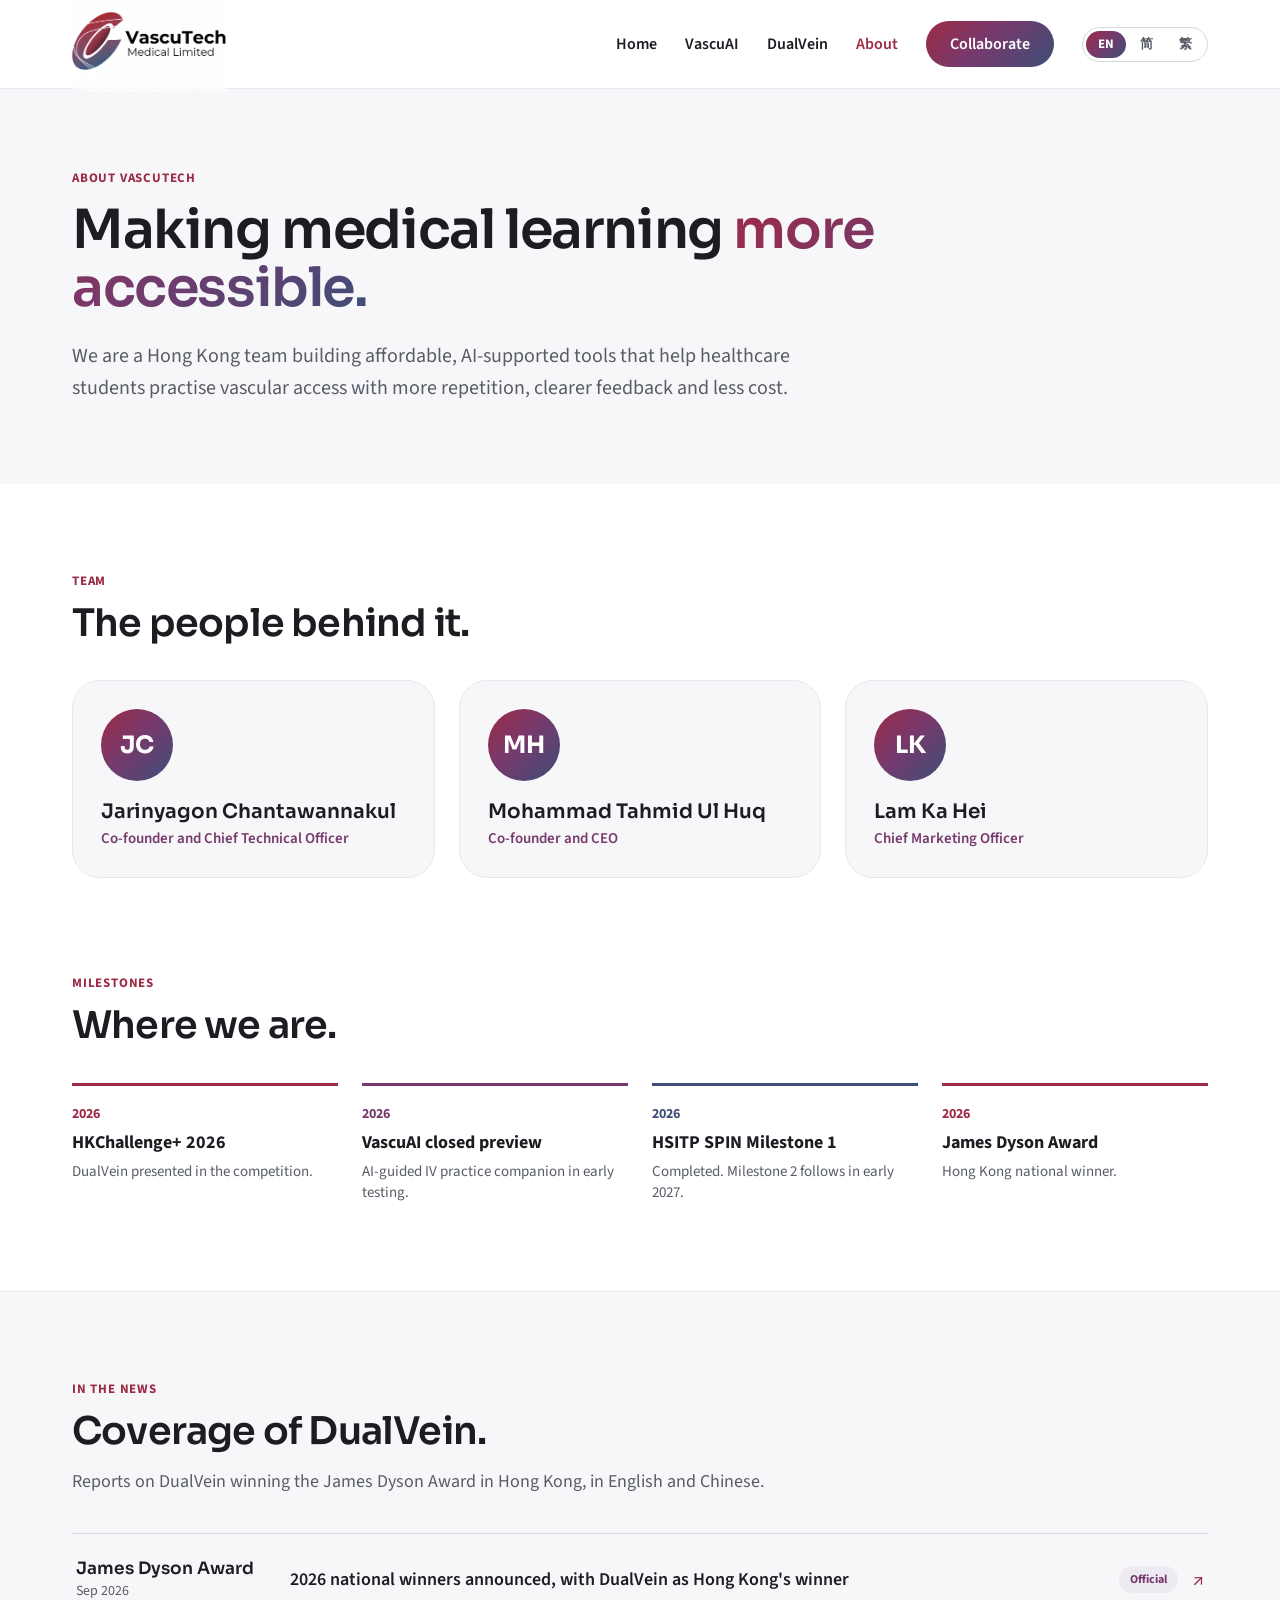
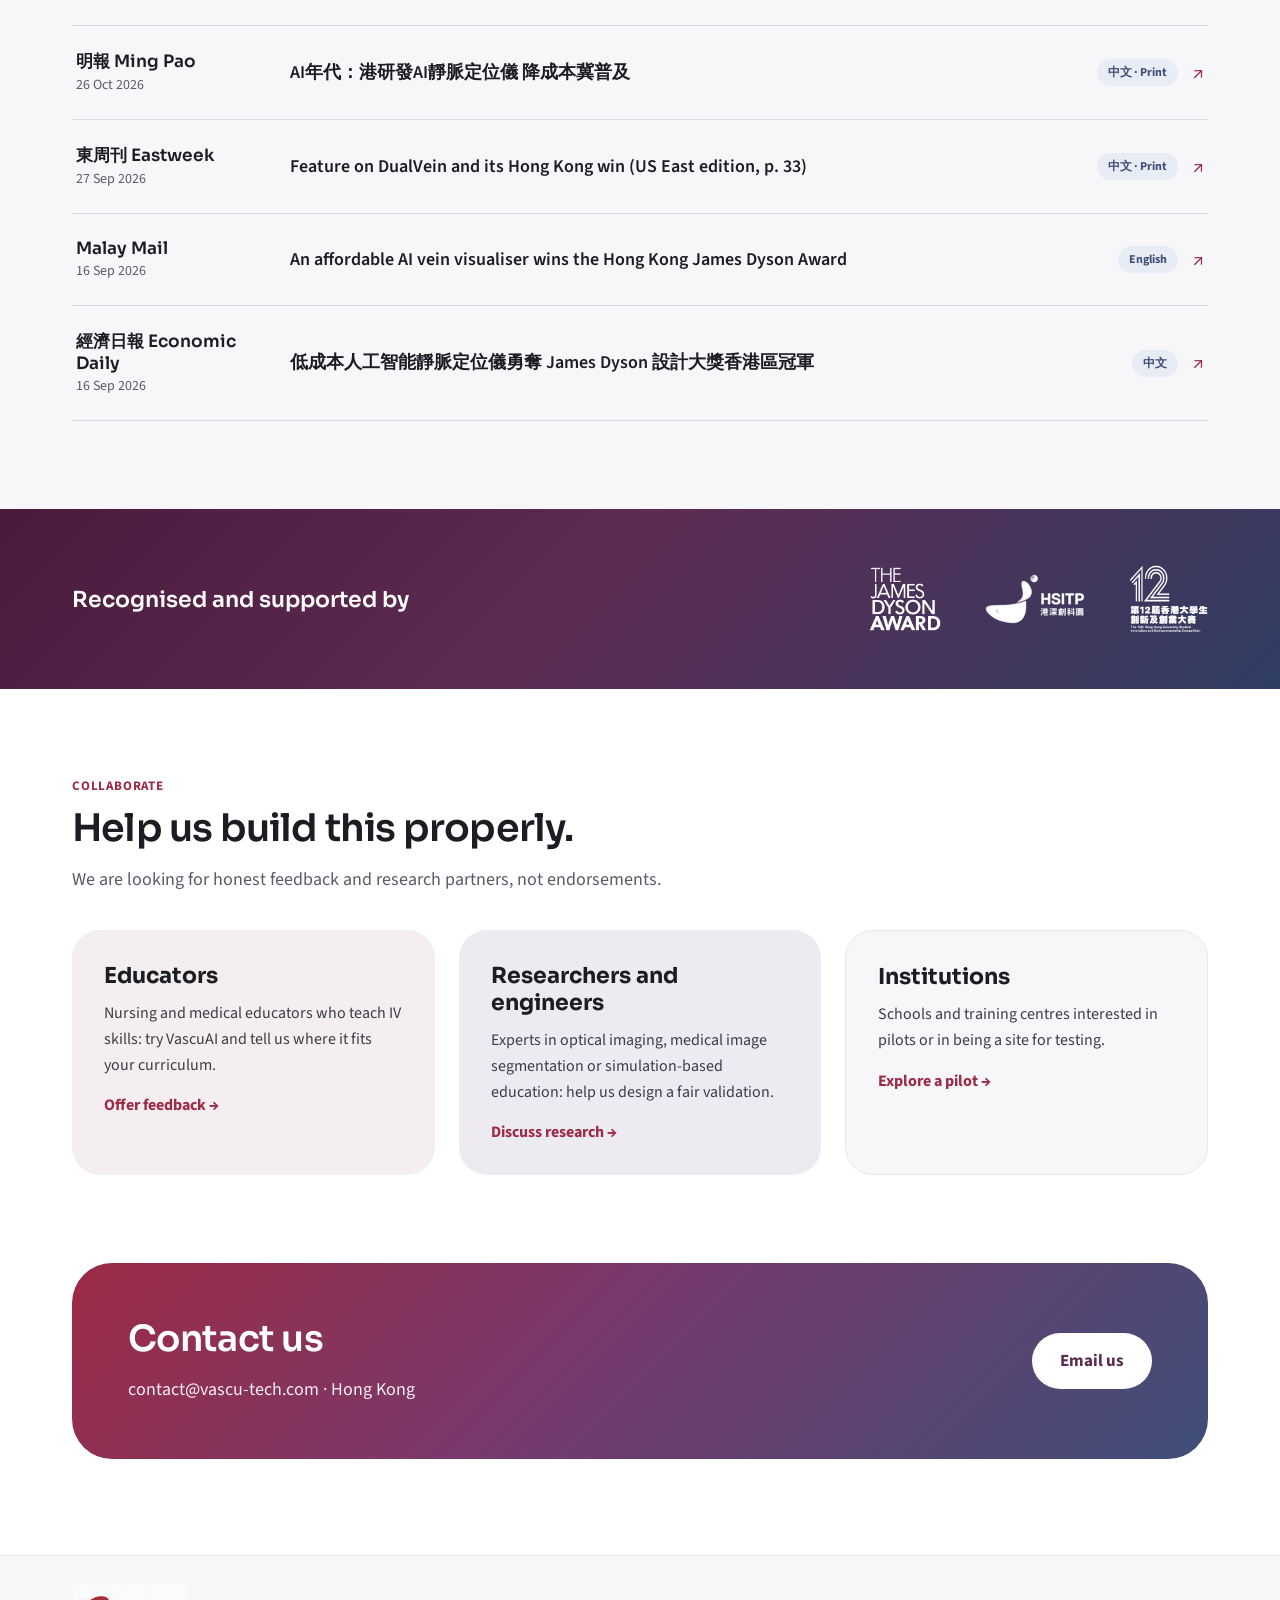
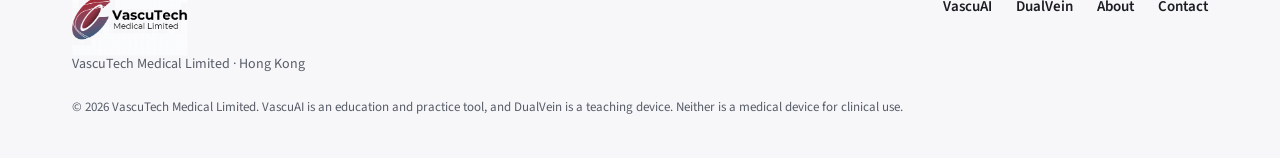
<file: achievements.html>
<!doctype html>
<html lang="en">
<head>
<meta charset="utf-8">
<meta name="viewport" content="width=device-width, initial-scale=1">
<title>VascuTech Medical | Redirecting</title>
<meta name="robots" content="noindex">
<link rel="canonical" href="https://vascu-tech.com/about.html">
<meta http-equiv="refresh" content="0; url=about.html">
<script>location.replace("about.html");</script>
</head>
<body>
<p>This page has moved. <a href="about.html">Continue to the new page</a>.</p>
</body>
</html>
</file>
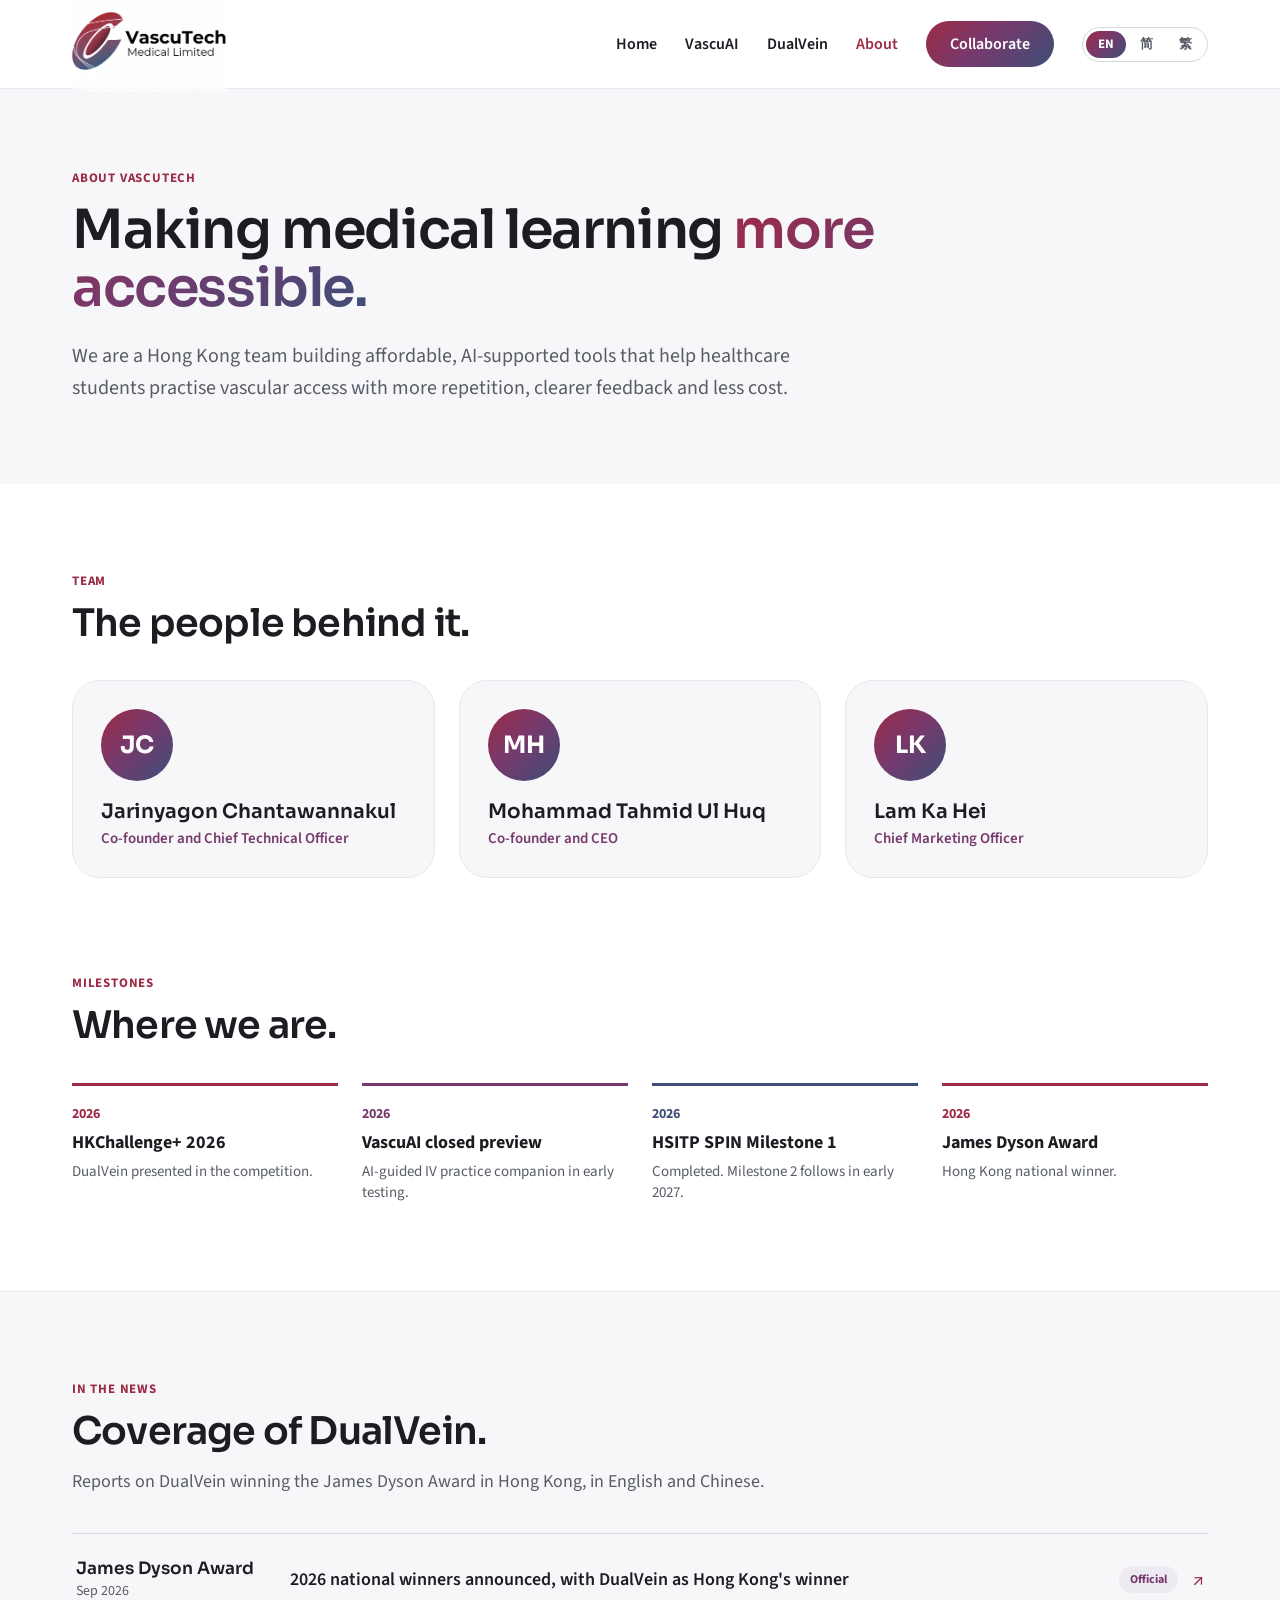
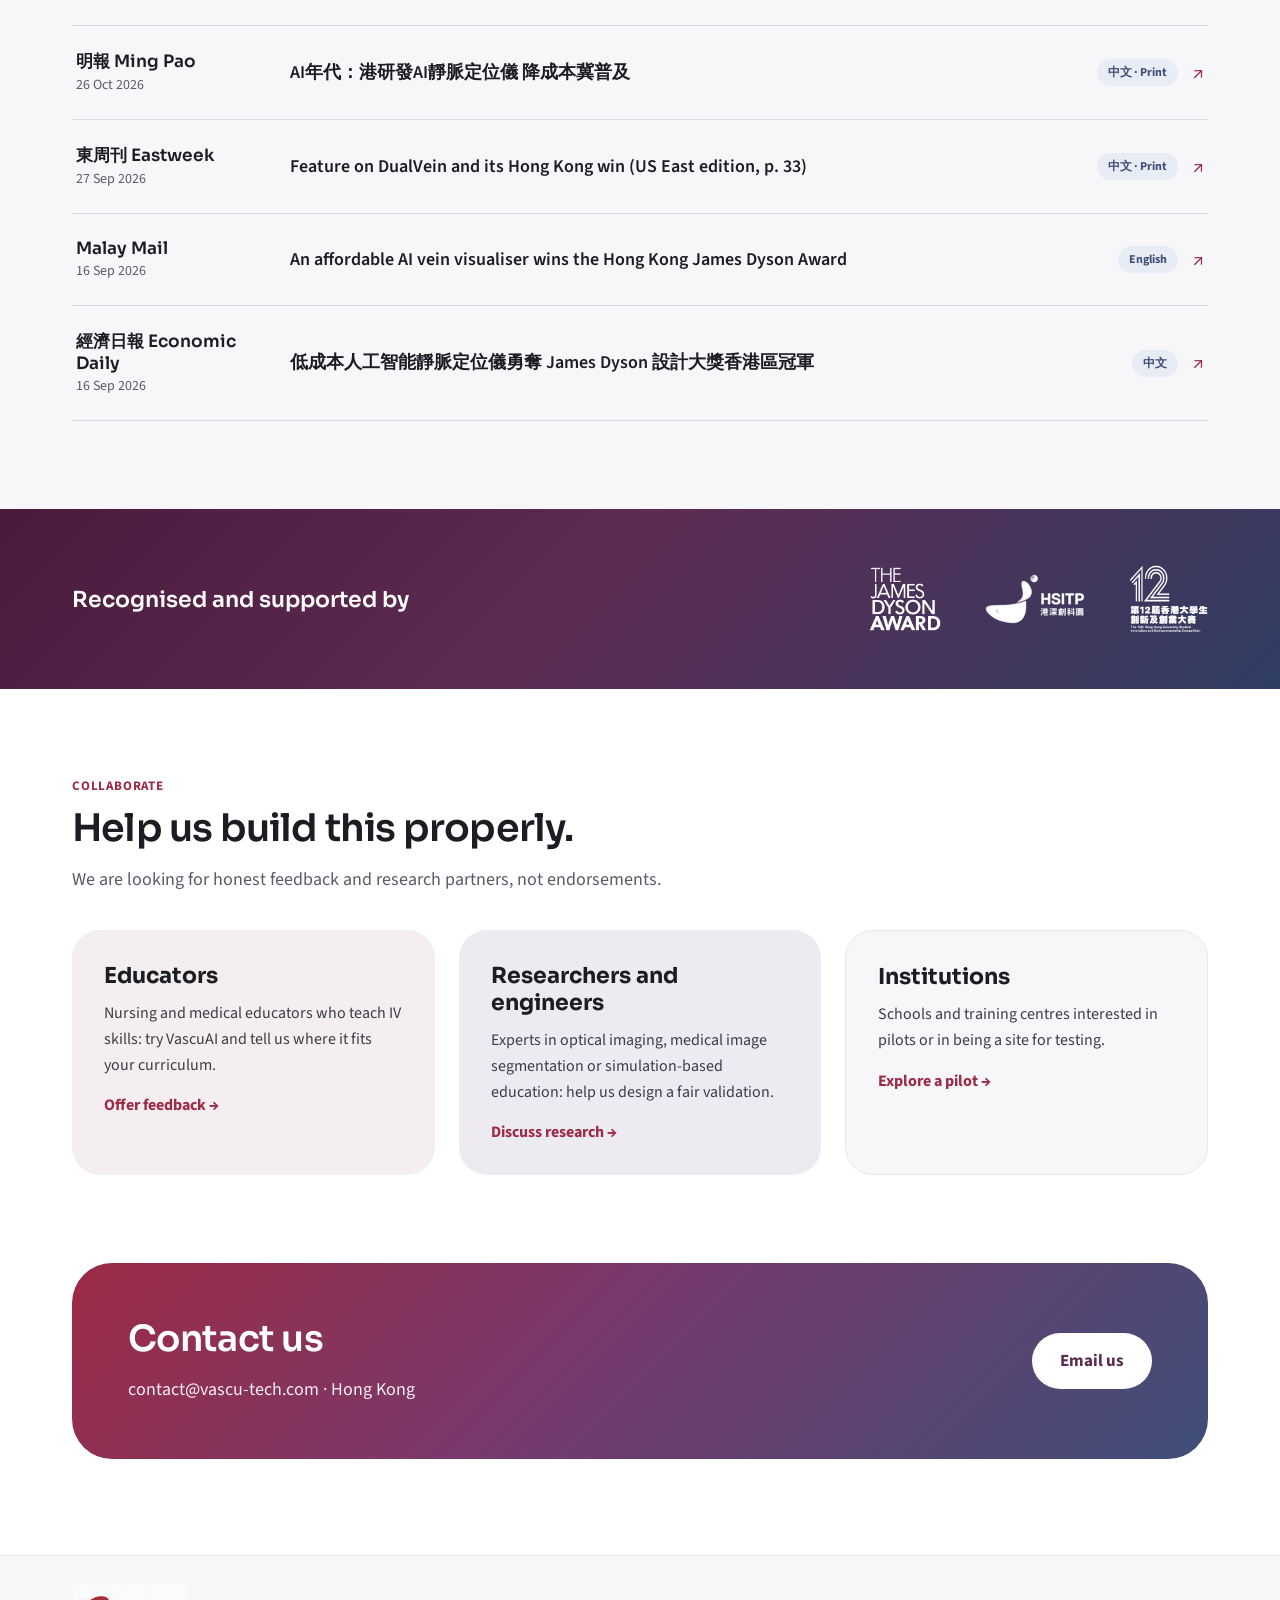
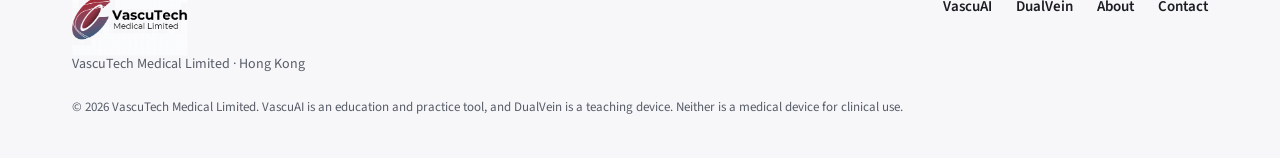
<file: contact.html>
<!doctype html>
<html lang="en">
<head>
<meta charset="utf-8">
<meta name="viewport" content="width=device-width, initial-scale=1">
<title>VascuTech Medical | Redirecting</title>
<meta name="robots" content="noindex">
<link rel="canonical" href="https://vascu-tech.com/about.html#contact">
<meta http-equiv="refresh" content="0; url=about.html#contact">
<script>location.replace("about.html#contact");</script>
</head>
<body>
<p>This page has moved. <a href="about.html#contact">Continue to the new page</a>.</p>
</body>
</html>
</file>
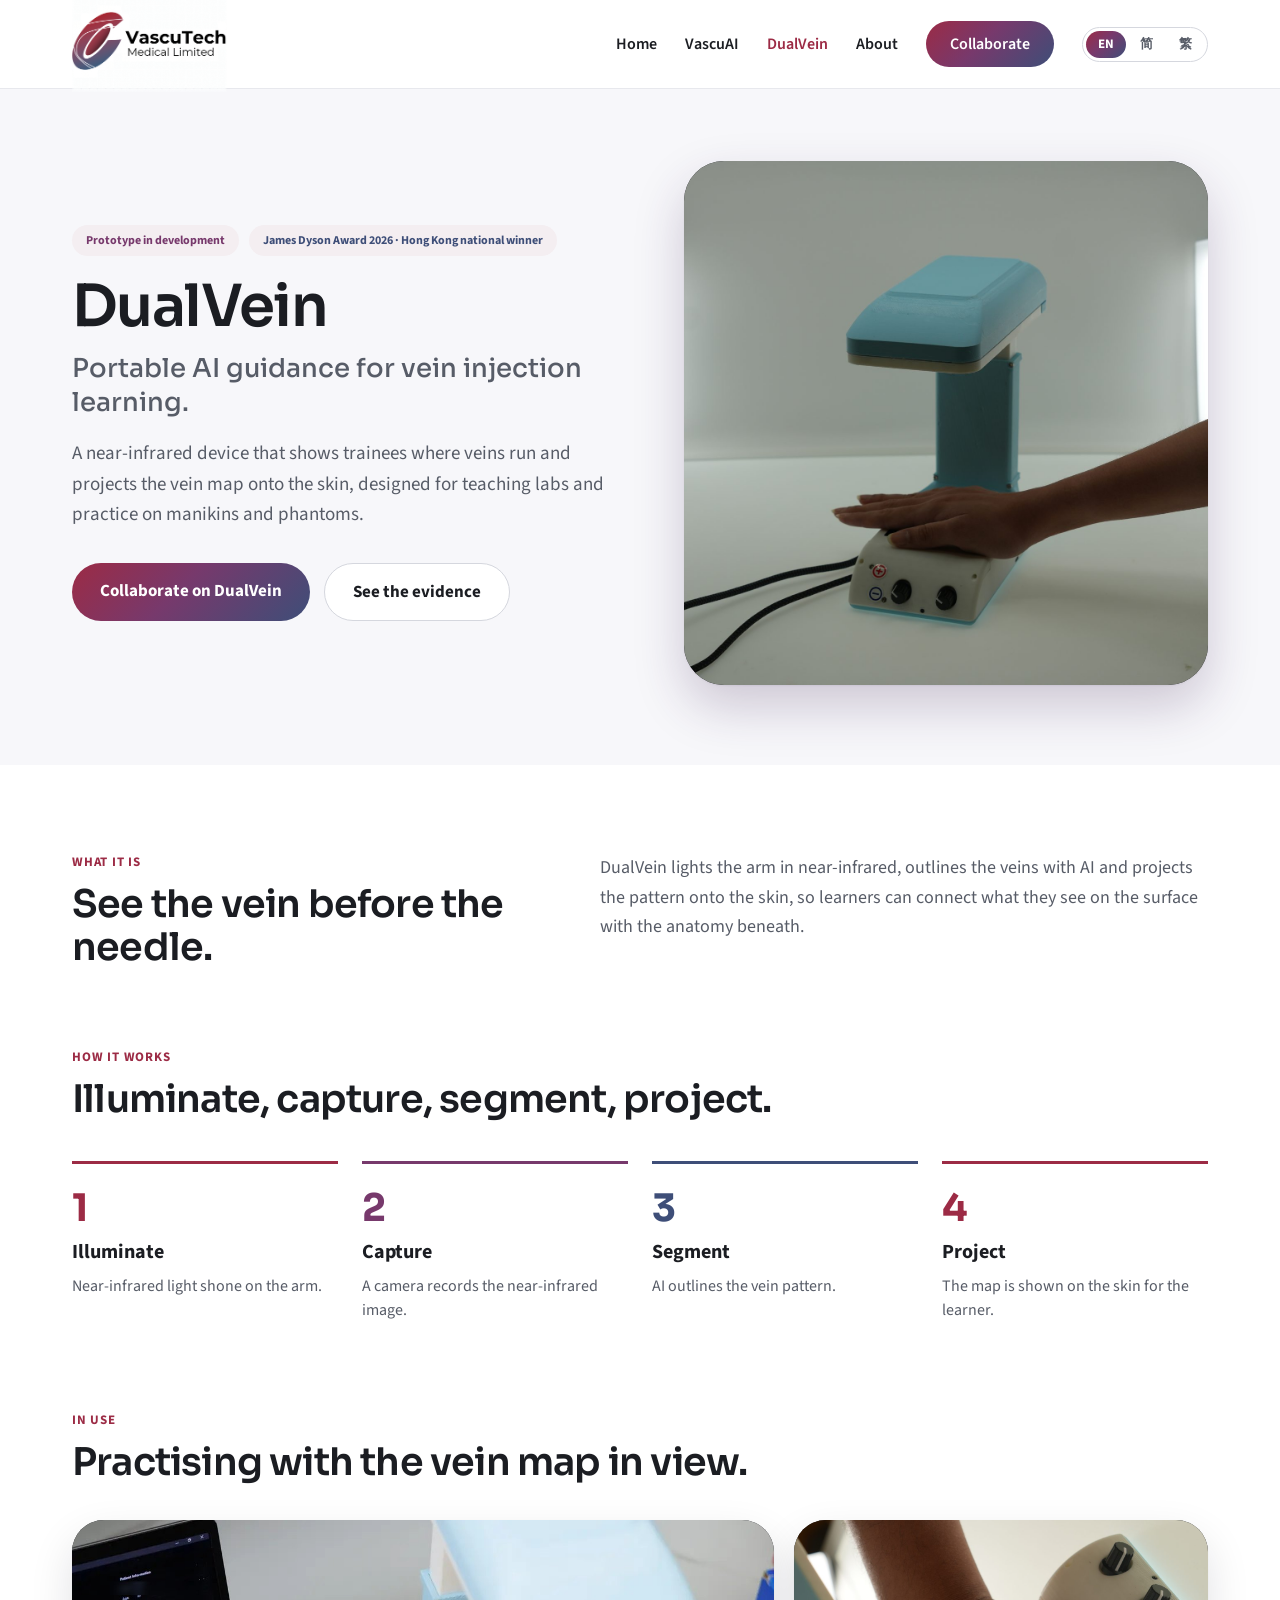
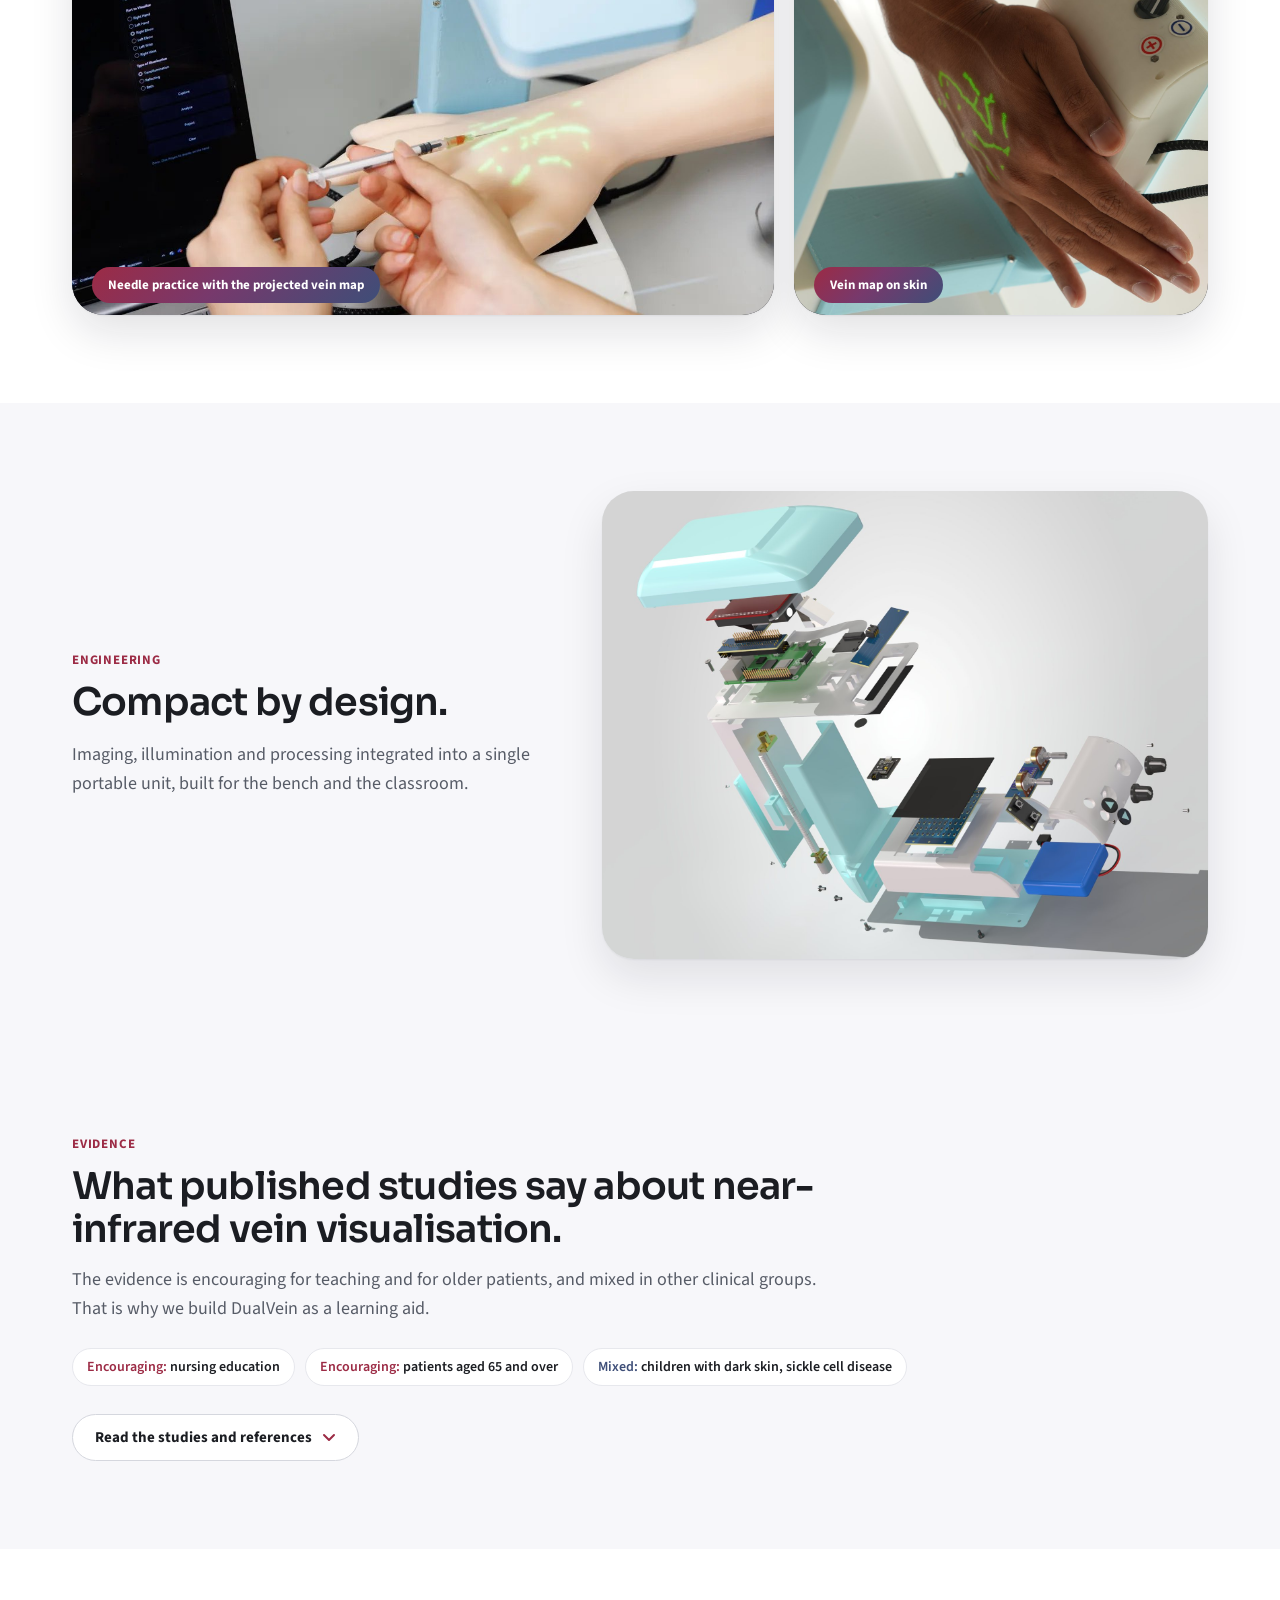
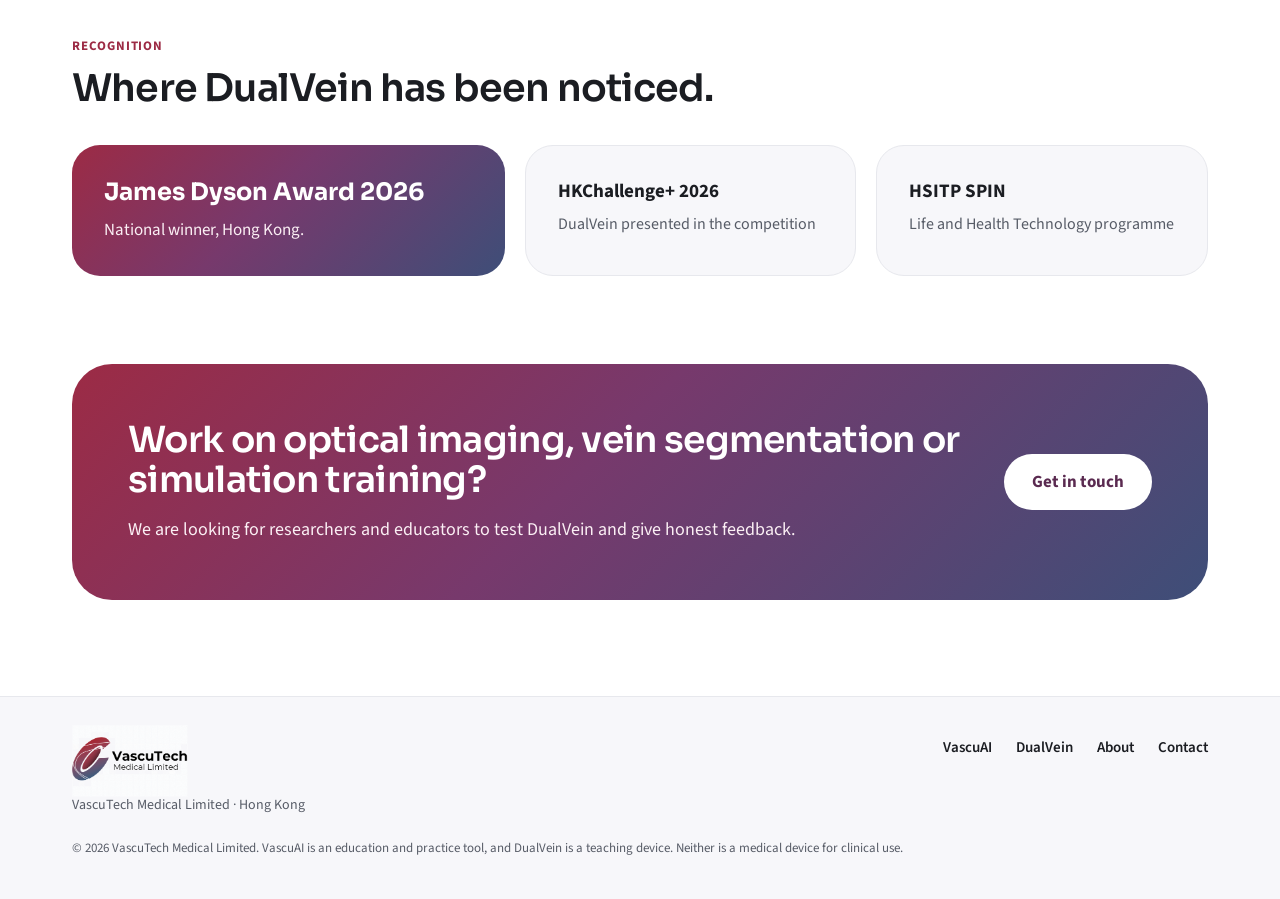
<file: dualvein.html>
<!doctype html>
<html lang="en">
<head>
<meta charset="utf-8">
<meta name="viewport" content="width=device-width, initial-scale=1">
<title>VascuTech Medical | DualVein</title>
<meta name="description" content="DualVein is a near-infrared vein visualisation device for teaching labs and manikin practice.">
<link rel="icon" href="assets/logo.png">
<link rel="preconnect" href="https://fonts.googleapis.com">
<link rel="preconnect" href="https://fonts.gstatic.com" crossorigin>
<link href="https://fonts.googleapis.com/css2?family=Sora:wght@500;600;700&amp;family=Source+Sans+3:wght@400;500;600;700&amp;display=swap" rel="stylesheet">
<link rel="stylesheet" href="style.css">
</head>
<body>
<div style="width:100%;background:#ffffff;font-family:'Source Sans 3',system-ui,sans-serif;color:#1B1D22">

<!-- NAV -->
<header style="position:sticky;top:0;z-index:50;border-bottom:1px solid #E7E8ED;background:rgba(255,255,255,.94);-webkit-backdrop-filter:saturate(1.4) blur(14px);backdrop-filter:saturate(1.4) blur(14px)">
<div style="max-width:1200px;margin:0 auto;padding:14px 32px;box-sizing:border-box;display:flex;flex-wrap:wrap;gap:16px;align-items:center;justify-content:space-between">
<a href="index.html"><img src="assets/logo.png" alt="VascuTech Medical Limited" style="height:96px;width:auto;display:block;margin:-18px 0"></a>
<nav class="nav" style="display:flex;flex-wrap:wrap;gap:28px;align-items:center;font-size:16px;font-weight:600">
<a href="index.html" style="color:#1B1D22">Home</a>
<a href="vascuai.html" style="color:#1B1D22">VascuAI</a>
<a href="dualvein.html" style="color:#9C2B45">DualVein</a>
<a href="about.html" style="color:#1B1D22">About</a>
<a class="btn" href="about.html" style="background:linear-gradient(135deg,#9C2B45 0%,#77396C 45%,#3E4E78 100%);color:#ffffff;padding:12px 24px;border-radius:999px">Collaborate</a>
</nav>
</div>
</header>

<!-- HERO -->
<section style="background:#F7F7FA">
<div style="max-width:1200px;margin:0 auto;padding:72px 32px 80px;box-sizing:border-box;display:flex;flex-wrap:wrap;gap:48px;align-items:center">
<div style="flex:1 1 480px;min-width:0">
<div style="display:flex;flex-wrap:wrap;gap:10px">
<span style="font-size:12px;font-weight:700;background:#F4EEF1;color:#77396C;padding:7px 14px;border-radius:999px">Prototype in development</span>
<span style="font-size:12px;font-weight:700;background:#F4EEF1;color:#3E4E78;padding:7px 14px;border-radius:999px">James Dyson Award 2026 · Hong Kong national winner</span>
</div>
<h1 style="margin:20px 0 0;font-family:'Sora',sans-serif;font-weight:600;font-size:58px;line-height:1.06;letter-spacing:-1.6px">DualVein</h1>
<p style="margin:14px 0 0;font-family:'Sora',sans-serif;font-weight:500;font-size:26px;line-height:1.3;color:#575C67">Portable AI guidance for vein injection learning.</p>
<p style="margin:20px 0 0;font-size:19px;line-height:1.6;color:#575C67;max-width:560px">A near-infrared device that shows trainees where veins run and projects the vein map onto the skin, designed for teaching labs and practice on manikins and phantoms.</p>
<div style="margin-top:32px;display:flex;flex-wrap:wrap;gap:14px">
<a class="btn" href="about.html#contact" style="background:linear-gradient(135deg,#9C2B45 0%,#77396C 45%,#3E4E78 100%);color:#ffffff;font-weight:700;padding:16px 28px;border-radius:999px;font-size:17px">Collaborate on DualVein</a>
<a class="btn" href="#evidence" style="background:#ffffff;color:#1B1D22;font-weight:700;padding:16px 28px;border-radius:999px;font-size:17px;border:1.5px solid #D5D7DE">See the evidence</a>
</div>
</div>
<div style="flex:1 1 440px;min-width:0">
<div style="position:relative;border-radius:40px;overflow:hidden;box-shadow:0 1px 2px rgba(20,20,30,.05),0 22px 50px rgba(60,30,80,.22);background:#1B1D22">
<img src="assets/dualvein-device.jpg" alt="Working DualVein prototype with a hand resting on its base" style="width:100%;height:auto;display:block;aspect-ratio:1/1;object-fit:cover;object-position:52% 50%">
</div>
</div>
</div>
</section>

<!-- WHAT IT IS -->
<section style="max-width:1200px;margin:0 auto;padding:88px 32px 40px;box-sizing:border-box">
<div style="display:flex;flex-wrap:wrap;gap:40px;align-items:flex-start">
<div style="flex:1 1 360px;min-width:0">
<div style="font-size:13px;font-weight:700;letter-spacing:.8px;text-transform:uppercase;color:#9C2B45">What it is</div>
<h2 style="margin:12px 0 0;font-family:'Sora',sans-serif;font-weight:600;font-size:38px;line-height:1.12;letter-spacing:-.8px">See the vein before the needle.</h2>
</div>
<div style="flex:1 1 480px;min-width:0;display:flex;flex-direction:column;gap:16px;font-size:18px;line-height:1.65;color:#575C67">
<p style="margin:0">DualVein lights the arm in near-infrared, outlines the veins with AI and projects the pattern onto the skin, so learners can connect what they see on the surface with the anatomy beneath.</p>
</div>
</div>
</section>

<!-- HOW -->
<section style="max-width:1200px;margin:0 auto;padding:40px 32px 88px;box-sizing:border-box">
<div style="font-size:13px;font-weight:700;letter-spacing:.8px;text-transform:uppercase;color:#9C2B45">How it works</div>
<h2 style="margin:12px 0 0;font-family:'Sora',sans-serif;font-weight:600;font-size:38px;line-height:1.12;letter-spacing:-.8px">Illuminate, capture, segment, project.</h2>
<div style="margin-top:40px;display:flex;flex-wrap:wrap;gap:24px">
<div style="flex:1 1 240px;min-width:0;border-top:3px solid #9C2B45;padding-top:20px">
<div style="font-family:'Sora',sans-serif;font-weight:700;font-size:38px;color:#9C2B45">1</div>
<div style="margin-top:6px;font-weight:700;font-size:20px">Illuminate</div>
<div style="margin-top:8px;font-size:16px;line-height:1.55;color:#575C67">Near-infrared light shone on the arm.</div>
</div>
<div style="flex:1 1 240px;min-width:0;border-top:3px solid #77396C;padding-top:20px">
<div style="font-family:'Sora',sans-serif;font-weight:700;font-size:38px;color:#77396C">2</div>
<div style="margin-top:6px;font-weight:700;font-size:20px">Capture</div>
<div style="margin-top:8px;font-size:16px;line-height:1.55;color:#575C67">A camera records the near-infrared image.</div>
</div>
<div style="flex:1 1 240px;min-width:0;border-top:3px solid #3E4E78;padding-top:20px">
<div style="font-family:'Sora',sans-serif;font-weight:700;font-size:38px;color:#3E4E78">3</div>
<div style="margin-top:6px;font-weight:700;font-size:20px">Segment</div>
<div style="margin-top:8px;font-size:16px;line-height:1.55;color:#575C67">AI outlines the vein pattern.</div>
</div>
<div style="flex:1 1 240px;min-width:0;border-top:3px solid #9C2B45;padding-top:20px">
<div style="font-family:'Sora',sans-serif;font-weight:700;font-size:38px;color:#9C2B45">4</div>
<div style="margin-top:6px;font-weight:700;font-size:20px">Project</div>
<div style="margin-top:8px;font-size:16px;line-height:1.55;color:#575C67">The map is shown on the skin for the learner.</div>
</div>
</div>
</section>

<!-- IN USE -->
<section style="max-width:1200px;margin:0 auto;padding:0 32px 88px;box-sizing:border-box">
<div style="font-size:13px;font-weight:700;letter-spacing:.8px;text-transform:uppercase;color:#9C2B45">In use</div>
<h2 style="margin:12px 0 0;font-family:'Sora',sans-serif;font-weight:600;font-size:38px;line-height:1.12;letter-spacing:-.8px">Practising with the vein map in view.</h2>
<div style="margin-top:36px;display:flex;flex-wrap:wrap;gap:20px;align-items:stretch">
<div style="flex:1.6 1 520px;min-width:0;position:relative;border-radius:32px;overflow:hidden;background:#1B1D22;box-shadow:0 1px 2px rgba(20,20,30,.05),0 18px 44px rgba(20,20,30,.12)">
<img src="assets/dualvein-practice.jpg" alt="A trainee practising needle insertion on a manikin hand while the DualVein prototype projects the vein map; the desktop interface is open on the laptop" style="width:100%;height:100%;display:block;object-fit:cover;min-height:340px">
<div style="position:absolute;left:20px;bottom:20px"><span style="background:linear-gradient(135deg,#9C2B45 0%,#77396C 45%,#3E4E78 100%);color:#ffffff;font-size:13px;font-weight:700;padding:9px 16px;border-radius:999px">Needle practice with the projected vein map</span></div>
</div>
<div style="flex:1 1 300px;min-width:0;position:relative;border-radius:32px;overflow:hidden;background:#1B1D22;box-shadow:0 1px 2px rgba(20,20,30,.05),0 18px 44px rgba(20,20,30,.12)">
<img src="assets/dualvein-projection.jpg" alt="Prototype projecting a green vein map onto the back of a hand" style="width:100%;height:100%;display:block;object-fit:cover;min-height:340px;object-position:50% 45%">
<div style="position:absolute;left:20px;bottom:20px"><span style="background:linear-gradient(135deg,#9C2B45 0%,#77396C 45%,#3E4E78 100%);color:#ffffff;font-size:13px;font-weight:700;padding:9px 16px;border-radius:999px">Vein map on skin</span></div>
</div>
</div>
</section>

<!-- INSIDE -->
<section style="background:#F7F7FA">
<div style="max-width:1200px;margin:0 auto;padding:88px 32px;box-sizing:border-box;display:flex;flex-wrap:wrap;gap:48px;align-items:center">
<div style="flex:1 1 360px;min-width:0">
<div style="font-size:13px;font-weight:700;letter-spacing:.8px;text-transform:uppercase;color:#9C2B45">Engineering</div>
<h2 style="margin:12px 0 0;font-family:'Sora',sans-serif;font-weight:600;font-size:38px;line-height:1.12;letter-spacing:-.8px">Compact by design.</h2>
<p style="margin:18px 0 0;font-size:18px;line-height:1.6;color:#575C67">Imaging, illumination and processing integrated into a single portable unit, built for the bench and the classroom.</p>
</div>
<div style="flex:1.2 1 460px;min-width:0">
<div style="border-radius:32px;overflow:hidden;background:#EEF0F4;box-shadow:0 1px 2px rgba(20,20,30,.05),0 18px 44px rgba(20,20,30,.1)">
<img src="assets/dualvein-exploded.jpg" alt="Exploded render of the DualVein device showing its internal construction" style="width:100%;height:auto;display:block">
</div>
</div>
</div>
</section>

<!-- EVIDENCE -->
<section id="evidence" style="background:#F7F7FA">
<div style="max-width:1200px;margin:0 auto;padding:88px 32px;box-sizing:border-box">
<div style="font-size:13px;font-weight:700;letter-spacing:.8px;text-transform:uppercase;color:#9C2B45">Evidence</div>
<h2 style="margin:12px 0 0;font-family:'Sora',sans-serif;font-weight:600;font-size:38px;line-height:1.12;letter-spacing:-.8px;max-width:820px">What published studies say about near-infrared vein visualisation.</h2>
<p style="margin:16px 0 0;font-size:18px;line-height:1.6;color:#575C67;max-width:760px">The evidence is encouraging for teaching and for older patients, and mixed in other clinical groups. That is why we build DualVein as a learning aid.</p>

<div style="margin-top:24px;display:flex;flex-wrap:wrap;gap:10px">
<span style="font-size:14px;font-weight:600;background:#ffffff;border:1px solid #E7E8ED;padding:8px 14px;border-radius:999px;color:#1B1D22"><span style="color:#9C2B45">Encouraging:</span> nursing education</span>
<span style="font-size:14px;font-weight:600;background:#ffffff;border:1px solid #E7E8ED;padding:8px 14px;border-radius:999px;color:#1B1D22"><span style="color:#9C2B45">Encouraging:</span> patients aged 65 and over</span>
<span style="font-size:14px;font-weight:600;background:#ffffff;border:1px solid #E7E8ED;padding:8px 14px;border-radius:999px;color:#1B1D22"><span style="color:#3E4E78">Mixed:</span> children with dark skin, sickle cell disease</span>
</div>
<details style="margin-top:28px">
<summary style="display:inline-flex;align-items:center;gap:10px;background:#ffffff;border:1.5px solid #D5D7DE;border-radius:999px;padding:12px 22px;font-size:15px;font-weight:700;color:#1B1D22">Read the studies and references<svg class="chev" width="14" height="14" viewBox="0 0 14 14" fill="none" stroke="#9C2B45" stroke-width="2" stroke-linecap="round" stroke-linejoin="round" aria-hidden="true"><path d="M2 5l5 5 5-5"/></svg></summary>
<div style="margin-top:8px">
<div style="margin-top:36px;background:#ffffff;border-radius:32px;padding:36px;box-sizing:border-box;display:flex;flex-wrap:wrap;gap:28px;align-items:flex-start;box-shadow:0 1px 2px rgba(20,20,30,.05),0 14px 34px rgba(20,20,30,.06)">
<div style="flex:1 1 300px;min-width:0">
<div style="font-size:13px;font-weight:700;letter-spacing:.8px;text-transform:uppercase;color:#77396C">In nursing education</div>
<div style="margin-top:10px;font-family:'Sora',sans-serif;font-weight:600;font-size:26px;line-height:1.25">Faster site selection for nursing students.</div>
</div>
<div style="flex:1 1 440px;min-width:0;font-size:17px;line-height:1.65;color:#575C67">
<p style="margin:0">Fukuroku and colleagues<sup>[1]</sup> asked second-year nursing students to select forearm venipuncture sites on volunteers with a tourniquet only, with a near-infrared vein display only, and with both (52 trials). Site selection was significantly faster with the display, particularly at difficult sites. The quality of venipuncture did not differ significantly. The authors concluded that such equipment can help develop practical skills, especially for elderly patients.</p>
</div>
</div>

<div style="margin-top:20px;display:flex;flex-wrap:wrap;gap:20px">
<div style="flex:1 1 340px;min-width:0;background:#ffffff;border:1px solid #E7E8ED;border-radius:28px;padding:28px;box-sizing:border-box">
<div style="font-weight:700;font-size:19px">Older patients, pooled analysis<sup style="font-weight:600">[2]</sup></div>
<p style="margin:10px 0 0;font-size:16px;line-height:1.6;color:#575C67">Meta-analysis of eight studies in adults aged 65 and over: higher first-attempt success (odds ratio 2.36, 95% CI 1.73 to 3.21) and shorter procedures. The authors rate the certainty of evidence as limited by heterogeneity and risk of bias.</p>
</div>
<div style="flex:1 1 340px;min-width:0;background:#ffffff;border:1px solid #E7E8ED;border-radius:28px;padding:28px;box-sizing:border-box">
<div style="font-weight:700;font-size:19px">Finding more cannulation sites<sup style="font-weight:600">[3]</sup></div>
<p style="margin:10px 0 0;font-size:16px;line-height:1.6;color:#575C67">In 384 adults, an infrared vein finder increased the number of potential cannulation sites identified, compared with unaided eyesight, in all patient subgroups studied.</p>
</div>
<div style="flex:1 1 340px;min-width:0;background:#ffffff;border:1px solid #E7E8ED;border-radius:28px;padding:28px;box-sizing:border-box">
<div style="font-weight:700;font-size:19px">Hospital quality improvement<sup style="font-weight:600">[4]</sup></div>
<p style="margin:10px 0 0;font-size:16px;line-height:1.6;color:#575C67">After a near-infrared device was introduced on hospital wards, success rate, number of attempts and procedure time improved. The authors call for further evaluation.</p>
</div>
</div>

<div style="margin-top:20px;background:#ffffff;border:1px solid #E7E8ED;border-radius:28px;padding:28px 32px;box-sizing:border-box;display:flex;flex-wrap:wrap;gap:24px;align-items:flex-start">
<div style="flex:1 1 260px;min-width:0">
<div style="font-weight:700;font-size:19px">Where it has not clearly helped</div>
<p style="margin:10px 0 0;font-size:16px;line-height:1.6;color:#575C67">We include these because researchers should see the full picture.</p>
</div>
<div style="flex:2 1 460px;min-width:0;font-size:16px;line-height:1.6;color:#575C67;display:flex;flex-direction:column;gap:10px">
<div><strong style="color:#1B1D22">Children with dark skin<sup>[5]</sup>:</strong> first-attempt success of 63% with a near-infrared device against 51% without, not statistically significant.</div>
<div><strong style="color:#1B1D22">Adults with sickle cell disease<sup>[6]</sup>:</strong> no reduction in venepuncture attempts, though patients reported less procedural pain.</div>
</div>
</div>

<p style="margin:24px 0 0;font-size:14px;line-height:1.55;color:#575C67;max-width:860px">We read this as support for vein visualisation as a learning aid, not as proof of clinical benefit. DualVein is a teaching device for manikin and phantom practice. It is not intended for use on patients.</p>

<details style="margin-top:32px">
<summary style="display:inline-flex;align-items:center;gap:10px;background:#ffffff;border:1.5px solid #D5D7DE;border-radius:999px;padding:12px 22px;font-size:15px;font-weight:700;color:#1B1D22">References (6 sources)<svg class="chev" width="14" height="14" viewBox="0 0 14 14" fill="none" stroke="#9C2B45" stroke-width="2" stroke-linecap="round" stroke-linejoin="round" aria-hidden="true"><path d="M2 5l5 5 5-5"/></svg></summary>
<div style="margin-top:18px;border-top:1px solid #E7E8ED;padding-top:18px">
<ol style="margin:0;padding:0 0 0 22px;font-size:14px;line-height:1.65;color:#575C67;display:flex;flex-direction:column;gap:6px">
<li>Fukuroku K, Narita Y, Taneda Y, Kobayashi S, Gayle AA. Does infrared visualization improve selection of venipuncture sites for indwelling needle at the forearm in second-year nursing students? <em>Nurse Educ Pract.</em> 2016;18:1-9. <a href="https://doi.org/10.1016/j.nepr.2016.02.005">doi:10.1016/j.nepr.2016.02.005</a></li>
<li>Xu L-M, Zhao D-X, Dong H-R, Lian M-Q. Impact of near-infrared vein imaging on peripheral intravenous access success rates in geriatric patients: a systematic review and meta-analysis. <em>BMC Geriatr.</em> 2026;26:177. <a href="https://doi.org/10.1186/s12877-025-06940-3">doi:10.1186/s12877-025-06940-3</a></li>
<li>Chiao FB, Resta-Flarer F, Lesser J, et al. Vein visualization: patient characteristic factors and efficacy of a new infrared vein finder technology. <em>Br J Anaesth.</em> 2013;110(6):966-971. <a href="https://doi.org/10.1093/bja/aet003">doi:10.1093/bja/aet003</a></li>
<li>Bennakhi H, Alajmi M, Baqer M, et al. Improving venous access by using a near-infrared vein-finder device and ultrasound skill building: a quality improvement project. <em>BMJ Open Qual.</em> 2025;14:e003232. <a href="https://doi.org/10.1136/bmjoq-2024-003232">doi:10.1136/bmjoq-2024-003232</a></li>
<li>van der Woude OCP, Cuper NJ, Getrouw C, Kalkman CJ, de Graaff JC. The effectiveness of a near-infrared vascular imaging device to support intravenous cannulation in children with dark skin color: a cluster randomized clinical trial. <em>Anesth Analg.</em> 2013;116(6):1266-1271. <a href="https://doi.org/10.1213/ANE.0b013e31828e5bde">doi:10.1213/ANE.0b013e31828e5bde</a></li>
<li>Corbasson A, Fischer E, Vilfaillot A, et al. Efficacy of a vein visualisation device for facilitating peripheral venous line placement in adult patients with sickle cell disease: a randomised clinical trial. <em>Int J Nurs Stud.</em> 2025;163:104988. <a href="https://doi.org/10.1016/j.ijnurstu.2024.104988">doi:10.1016/j.ijnurstu.2024.104988</a></li>
</ol>
</div>
</details>
</div>
</details>
</div>
</section>

<!-- RECOGNITION -->
<section style="max-width:1200px;margin:0 auto;padding:88px 32px;box-sizing:border-box">
<div style="font-size:13px;font-weight:700;letter-spacing:.8px;text-transform:uppercase;color:#9C2B45">Recognition</div>
<h2 style="margin:12px 0 0;font-family:'Sora',sans-serif;font-weight:600;font-size:38px;line-height:1.12;letter-spacing:-.8px">Where DualVein has been noticed.</h2>
<div style="margin-top:36px;display:flex;flex-wrap:wrap;gap:20px">
<div style="flex:1.3 1 340px;min-width:0;background:linear-gradient(135deg,#9C2B45 0%,#77396C 45%,#3E4E78 100%);color:#ffffff;border-radius:28px;padding:32px;box-sizing:border-box">
<div style="font-family:'Sora',sans-serif;font-weight:700;font-size:24px">James Dyson Award 2026</div>
<div style="margin-top:10px;font-size:17px;line-height:1.55;color:#fbeff4">National winner, Hong Kong.</div>
</div>
<div style="flex:1 1 260px;min-width:0;background:#F7F7FA;border:1px solid #E7E8ED;border-radius:28px;padding:32px;box-sizing:border-box">
<div style="font-weight:700;font-size:19px">HKChallenge+ 2026</div>
<div style="margin-top:8px;font-size:16px;color:#575C67">DualVein presented in the competition</div>
</div>
<div style="flex:1 1 260px;min-width:0;background:#F7F7FA;border:1px solid #E7E8ED;border-radius:28px;padding:32px;box-sizing:border-box">
<div style="font-weight:700;font-size:19px">HSITP SPIN</div>
<div style="margin-top:8px;font-size:16px;color:#575C67">Life and Health Technology programme</div>
</div>
</div>
</section>

<!-- CTA -->
<section style="max-width:1200px;margin:0 auto;padding:0 32px 96px;box-sizing:border-box">
<div style="background:linear-gradient(135deg,#9C2B45 0%,#77396C 45%,#3E4E78 100%);border-radius:40px;padding:56px;box-sizing:border-box;display:flex;flex-wrap:wrap;gap:32px;align-items:center;color:#ffffff">
<div style="flex:1 1 420px;min-width:0">
<h2 style="margin:0;font-family:'Sora',sans-serif;font-weight:600;font-size:36px;line-height:1.12;letter-spacing:-.7px">Work on optical imaging, vein segmentation or simulation training?</h2>
<p style="margin:16px 0 0;font-size:18px;line-height:1.55;color:#fbeff4">We are looking for researchers and educators to test DualVein and give honest feedback.</p>
</div>
<a class="btn" href="about.html#contact" style="background:#ffffff;color:#5a2a50;font-weight:700;padding:16px 28px;border-radius:999px;font-size:17px">Get in touch</a>
</div>
</section>

<!-- FOOTER -->
<footer style="border-top:1px solid #E7E8ED;background:#F7F7FA">
<div style="max-width:1200px;margin:0 auto;padding:40px 32px;box-sizing:border-box;display:flex;flex-wrap:wrap;gap:24px;justify-content:space-between;align-items:flex-start">
<div>
<img src="assets/logo.png" alt="VascuTech Medical Limited" style="height:72px;width:auto;display:block;margin:-12px 0">
<div style="margin-top:10px;font-size:14px;color:#575C67">VascuTech Medical Limited · Hong Kong</div>
</div>
<div style="display:flex;flex-wrap:wrap;gap:24px;font-size:15px;font-weight:600">
<a href="vascuai.html" style="color:#1B1D22">VascuAI</a>
<a href="dualvein.html" style="color:#1B1D22">DualVein</a>
<a href="about.html" style="color:#1B1D22">About</a>
<a href="about.html#contact" style="color:#1B1D22">Contact</a>
</div>
<div style="width:100%;font-size:13px;line-height:1.5;color:#575C67">© 2026 VascuTech Medical Limited. VascuAI is an education and practice tool, and DualVein is a teaching device. Neither is a medical device for clinical use.</div>
</div>
</footer>

</div>
<script src="i18n.js"></script>
</body>
</html>
</file>
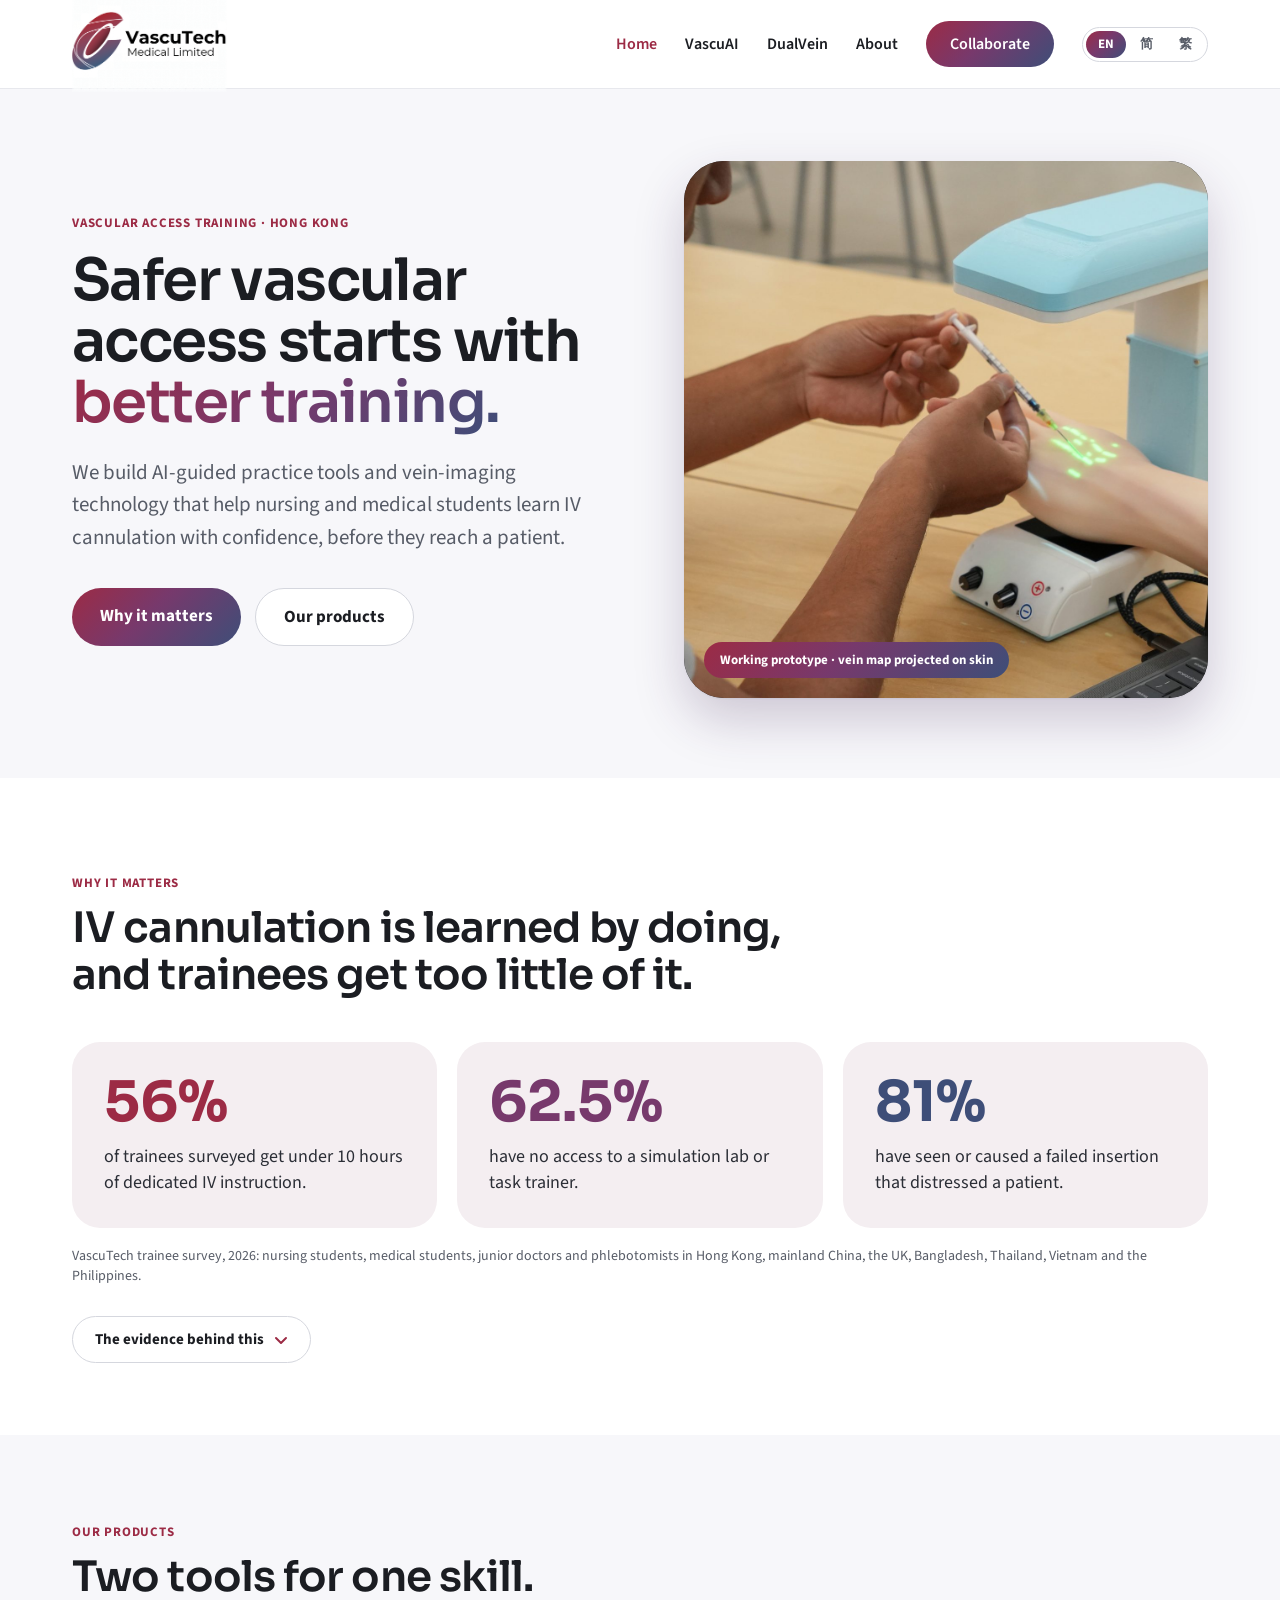
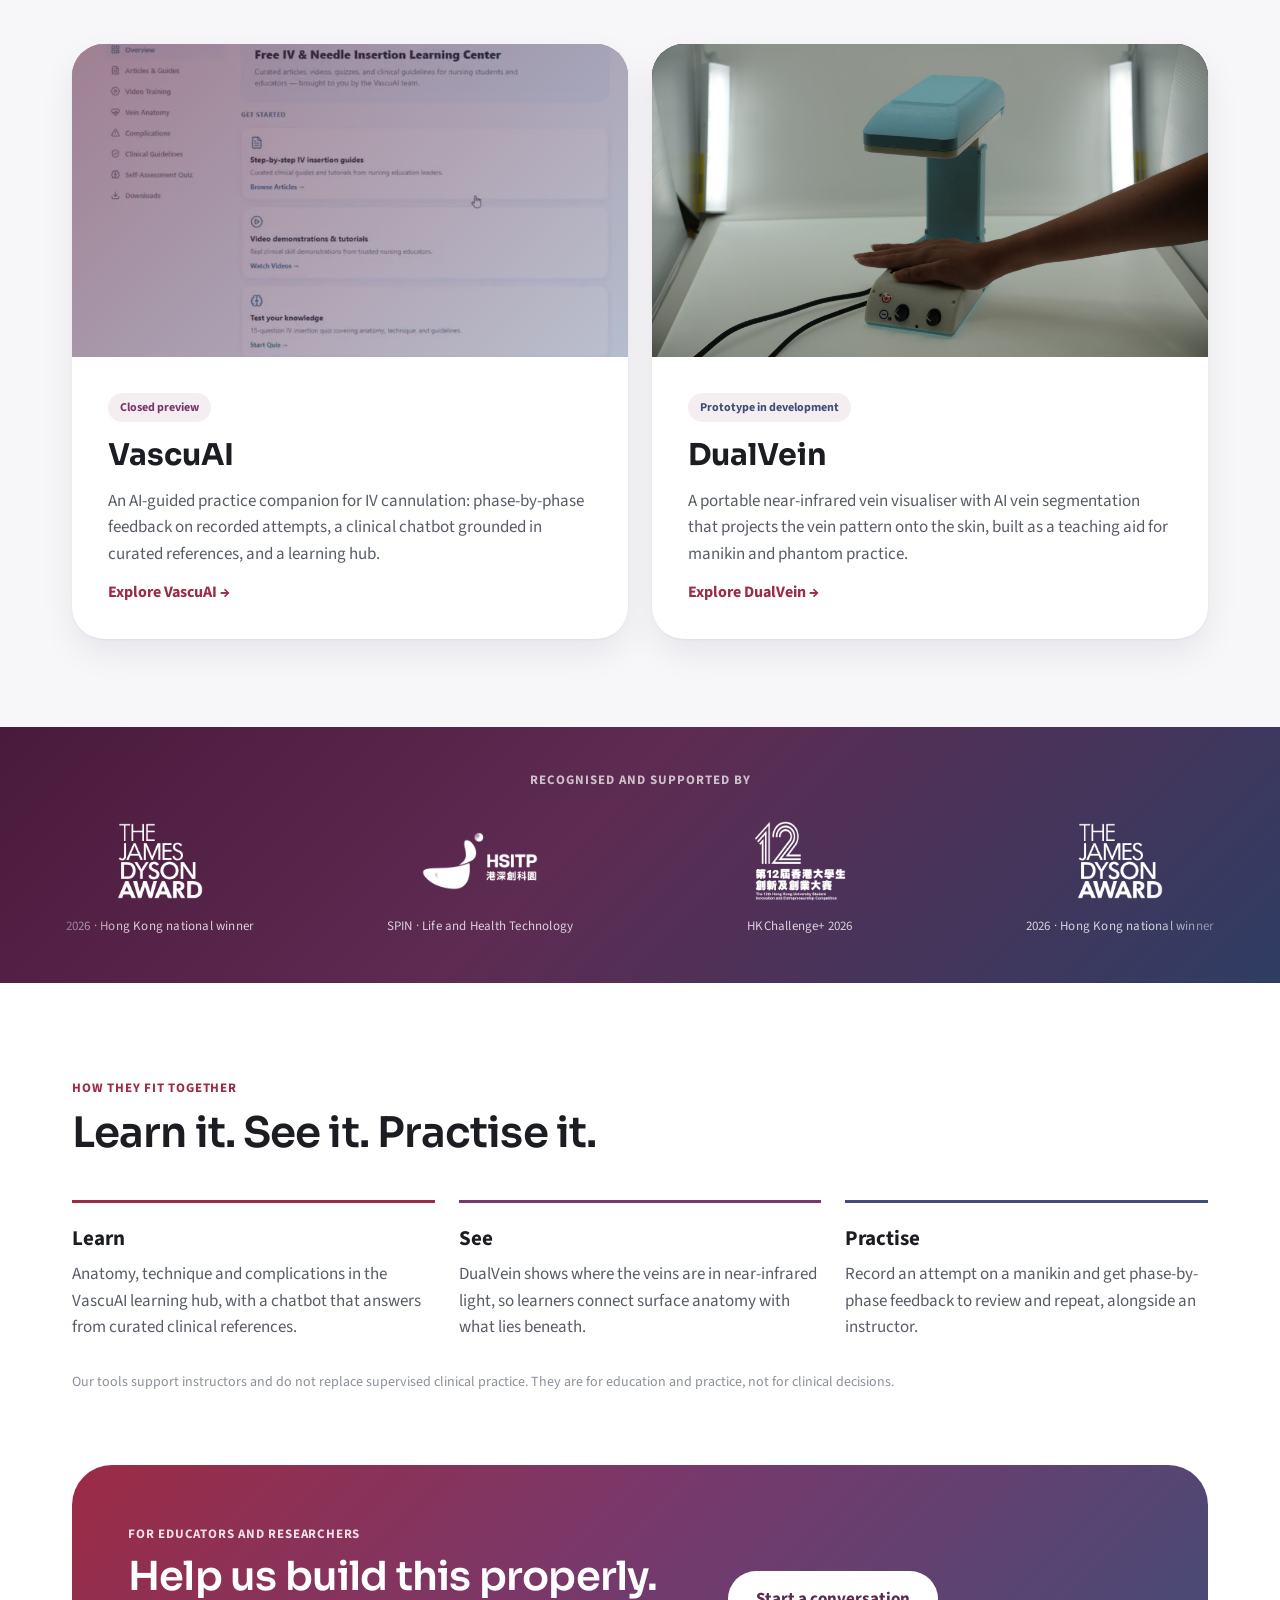
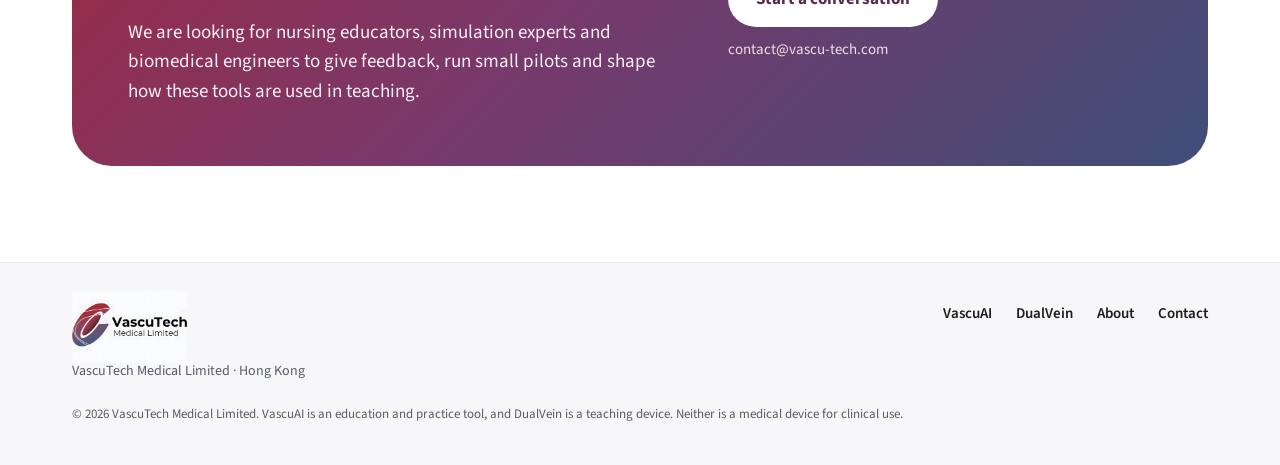
<file: synthvein.html>
<!doctype html>
<html lang="en">
<head>
<meta charset="utf-8">
<meta name="viewport" content="width=device-width, initial-scale=1">
<title>VascuTech Medical | Redirecting</title>
<meta name="robots" content="noindex">
<link rel="canonical" href="https://vascu-tech.com/index.html">
<meta http-equiv="refresh" content="0; url=index.html">
<script>location.replace("index.html");</script>
</head>
<body>
<p>This page has moved. <a href="index.html">Continue to the new page</a>.</p>
</body>
</html>
</file>
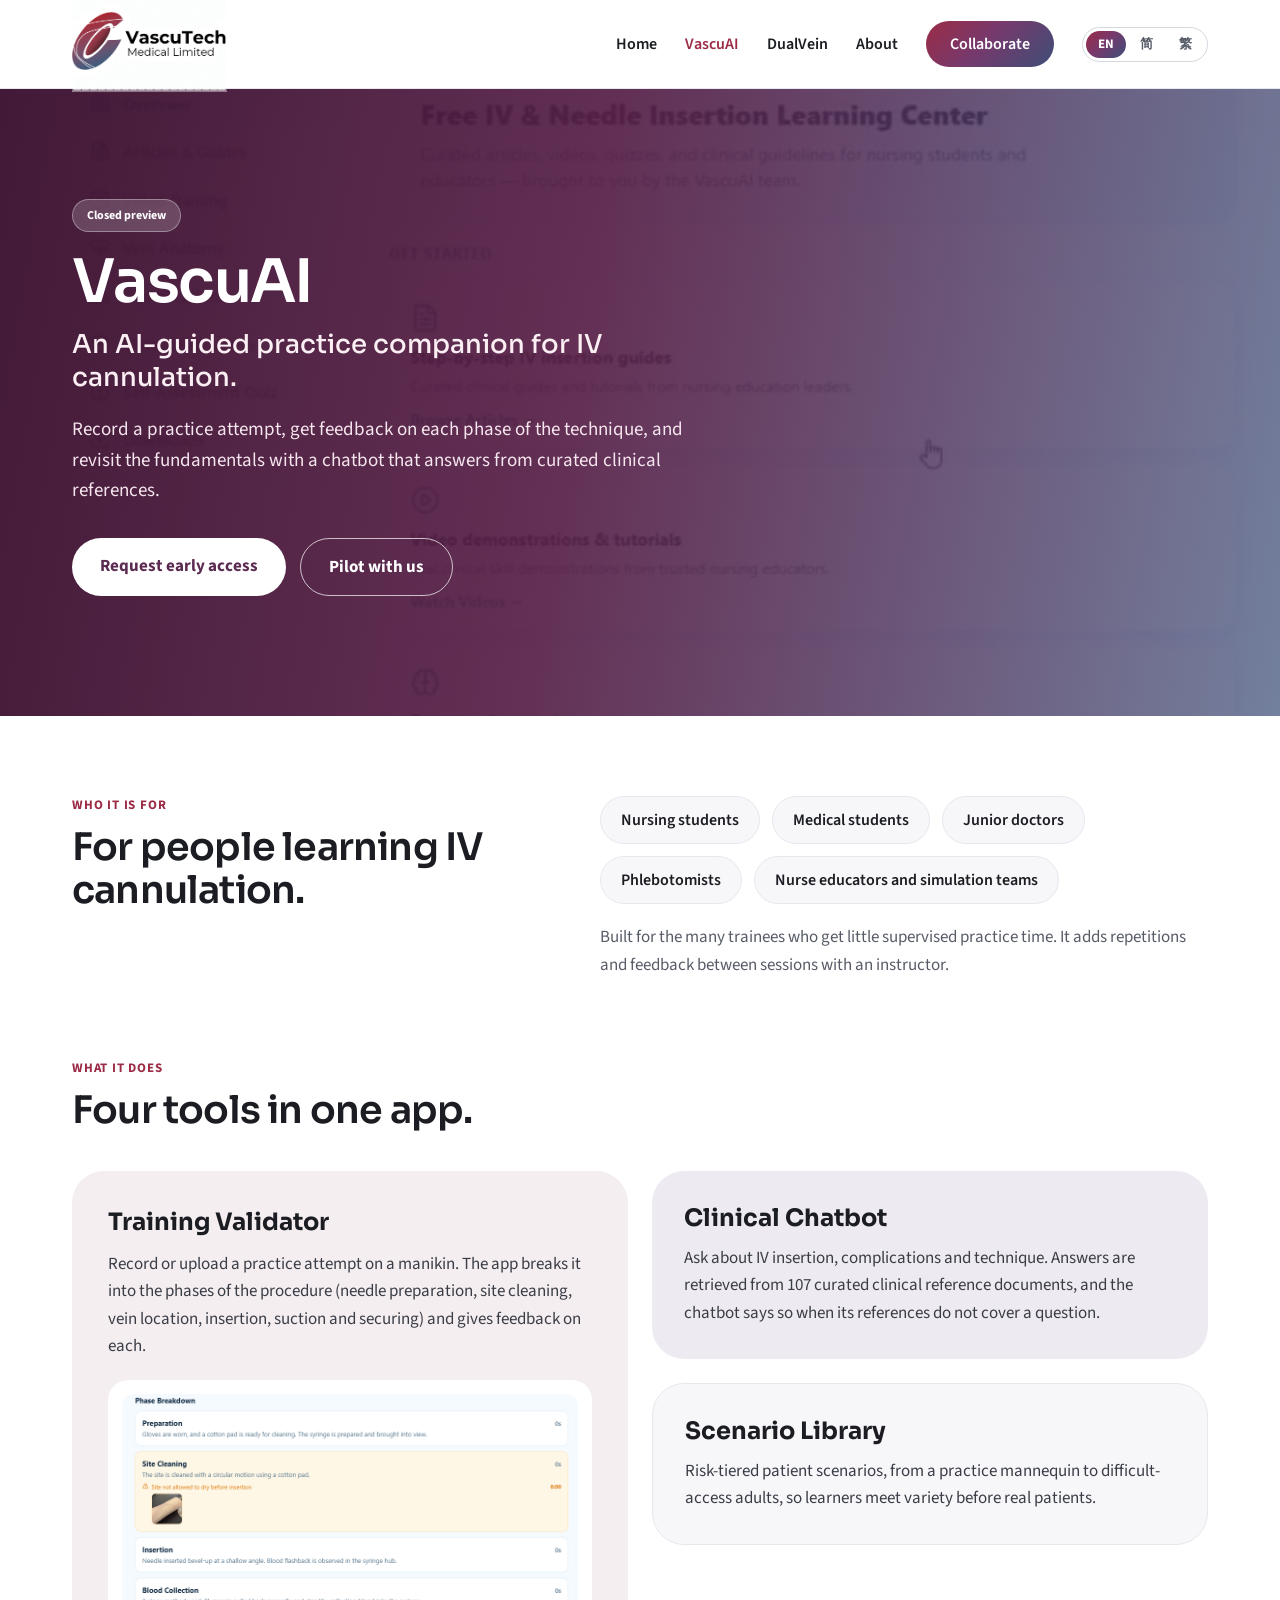
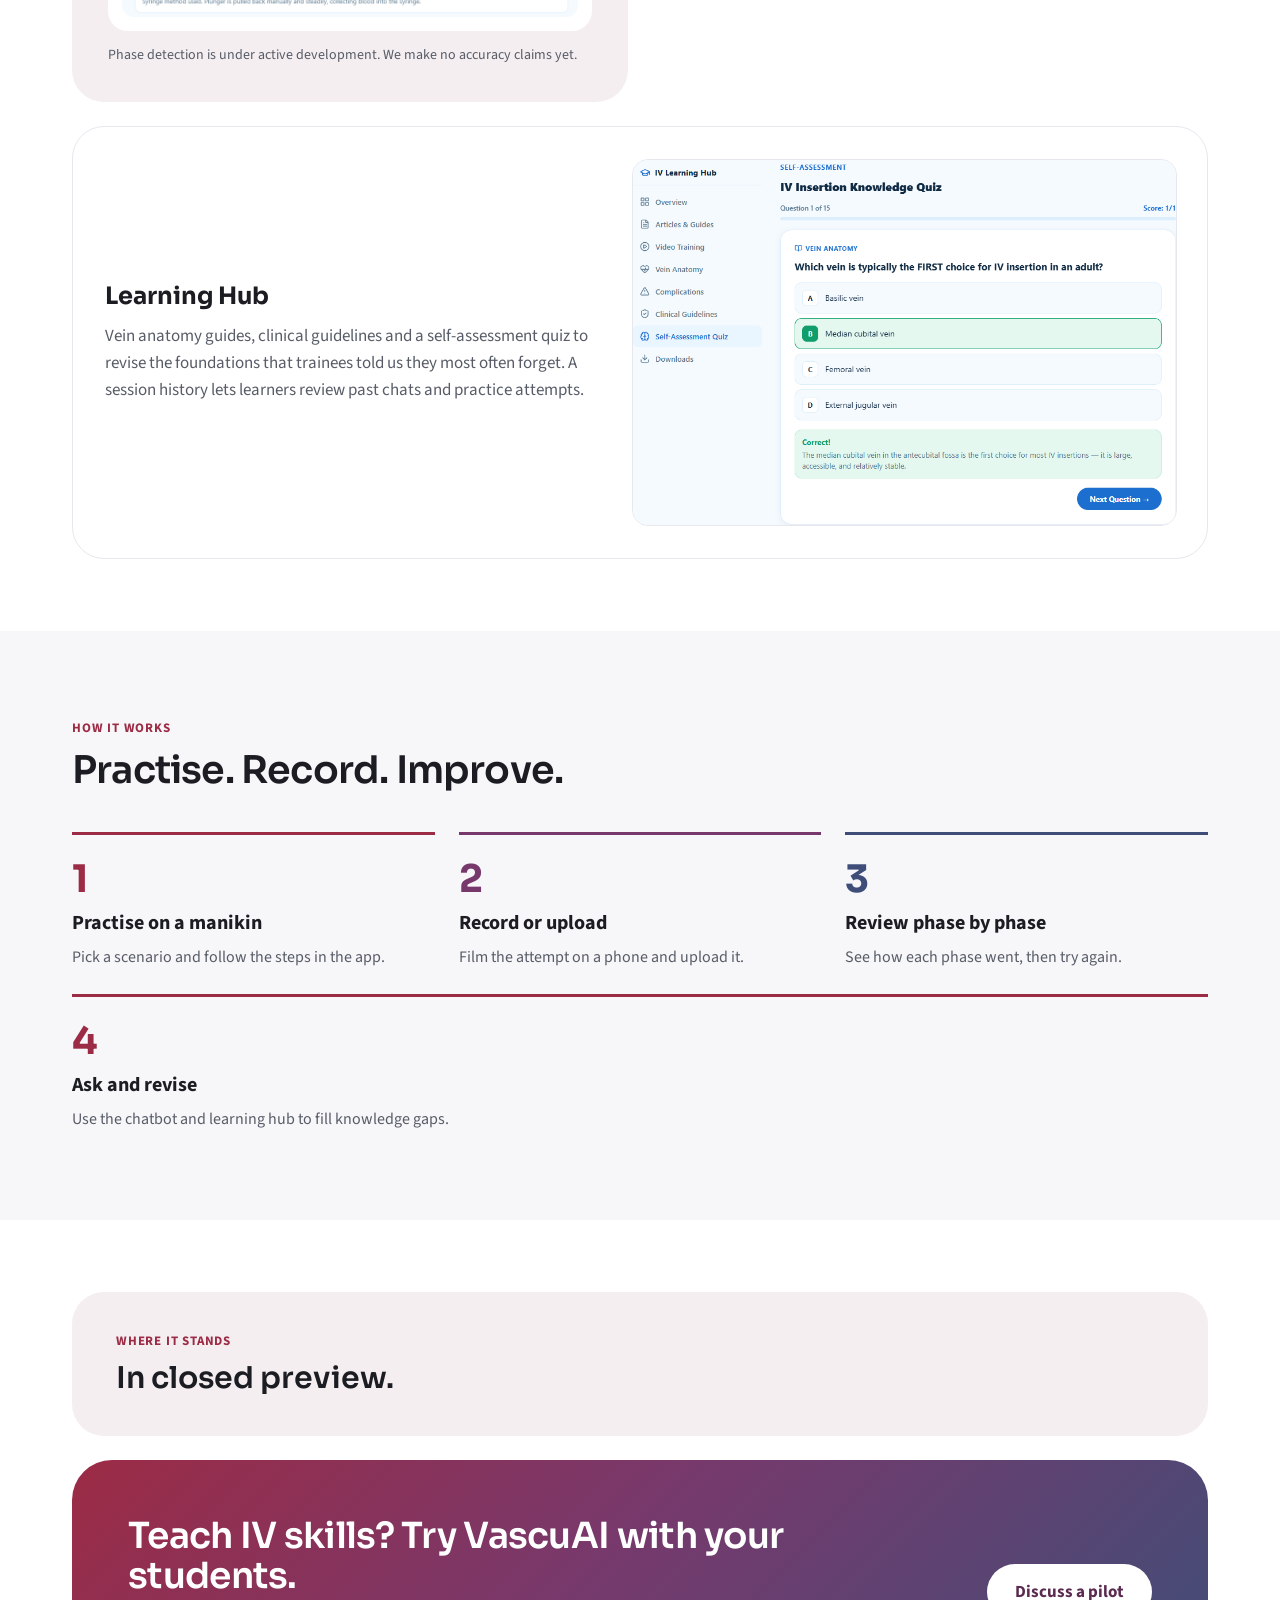
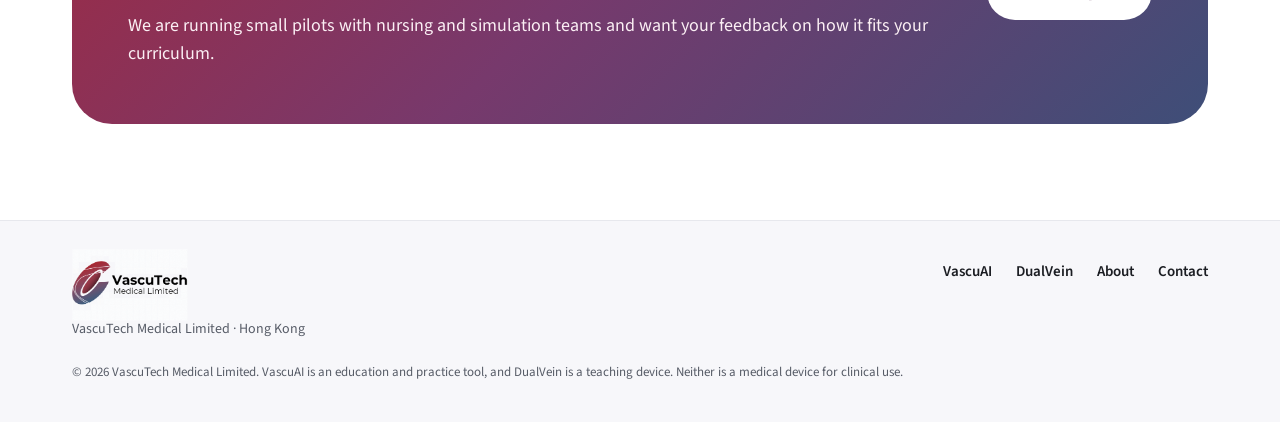
<file: vascuai.html>
<!doctype html>
<html lang="en">
<head>
<meta charset="utf-8">
<meta name="viewport" content="width=device-width, initial-scale=1">
<title>VascuTech Medical | VascuAI</title>
<meta name="description" content="VascuAI is an AI-guided practice companion for IV cannulation, in closed preview.">
<link rel="icon" href="assets/logo.png">
<link rel="preconnect" href="https://fonts.googleapis.com">
<link rel="preconnect" href="https://fonts.gstatic.com" crossorigin>
<link href="https://fonts.googleapis.com/css2?family=Sora:wght@500;600;700&amp;family=Source+Sans+3:wght@400;500;600;700&amp;display=swap" rel="stylesheet">
<link rel="stylesheet" href="style.css">
</head>
<body>
<div style="width:100%;background:#ffffff;font-family:'Source Sans 3',system-ui,sans-serif;color:#1B1D22">

<!-- NAV -->
<header style="position:sticky;top:0;z-index:50;border-bottom:1px solid #E7E8ED;background:rgba(255,255,255,.94);-webkit-backdrop-filter:saturate(1.4) blur(14px);backdrop-filter:saturate(1.4) blur(14px)">
<div style="max-width:1200px;margin:0 auto;padding:14px 32px;box-sizing:border-box;display:flex;flex-wrap:wrap;gap:16px;align-items:center;justify-content:space-between">
<a href="index.html"><img src="assets/logo.png" alt="VascuTech Medical Limited" style="height:96px;width:auto;display:block;margin:-18px 0"></a>
<nav class="nav" style="display:flex;flex-wrap:wrap;gap:28px;align-items:center;font-size:16px;font-weight:600">
<a href="index.html" style="color:#1B1D22">Home</a>
<a href="vascuai.html" style="color:#9C2B45">VascuAI</a>
<a href="dualvein.html" style="color:#1B1D22">DualVein</a>
<a href="about.html" style="color:#1B1D22">About</a>
<a class="btn" href="about.html" style="background:linear-gradient(135deg,#9C2B45 0%,#77396C 45%,#3E4E78 100%);color:#ffffff;padding:12px 24px;border-radius:999px">Collaborate</a>
</nav>
</div>
</header>

<!-- HERO -->
<section style="position:relative;overflow:hidden;background:#3E4E78">
<video autoplay muted loop playsinline disablepictureinpicture disableremoteplayback controlslist="nodownload noplaybackrate noremoteplayback" preload="auto" poster="assets/vascuai-app-poster.jpg" aria-hidden="true" style="position:absolute;left:0;top:0;width:100%;height:100%;object-fit:cover;object-position:center 20%;pointer-events:none;filter:saturate(1.1) contrast(1.05)"><source src="assets/vascuai-app.mp4" type="video/mp4"></video>
<div style="position:absolute;inset:0;background:linear-gradient(100deg,rgba(60,18,48,.97) 0%,rgba(88,32,72,.93) 45%,rgba(62,78,120,.72) 100%)"></div>
<div style="position:relative;max-width:1200px;margin:0 auto;padding:110px 32px 120px;box-sizing:border-box">
<div style="max-width:620px">
<span style="display:inline-block;font-size:12px;font-weight:700;background:rgba(255,255,255,.18);color:#ffffff;padding:7px 14px;border-radius:999px;border:1px solid rgba(255,255,255,.35)">Closed preview</span>
<h1 style="margin:18px 0 0;font-family:'Sora',sans-serif;font-weight:600;font-size:60px;line-height:1.06;letter-spacing:-1.6px;color:#ffffff">VascuAI</h1>
<p style="margin:14px 0 0;font-family:'Sora',sans-serif;font-weight:500;font-size:26px;line-height:1.3;color:#fbeff4">An AI-guided practice companion for IV cannulation.</p>
<p style="margin:20px 0 0;font-size:19px;line-height:1.6;color:#f6e6ee">Record a practice attempt, get feedback on each phase of the technique, and revisit the fundamentals with a chatbot that answers from curated clinical references.</p>
<div style="margin-top:32px;display:flex;flex-wrap:wrap;gap:14px">
<a class="btn" href="about.html#contact" style="background:#ffffff;color:#5a2a50;font-weight:700;padding:16px 28px;border-radius:999px;font-size:17px">Request early access</a>
<a class="btn" href="about.html#collaborate" style="background:transparent;color:#ffffff;font-weight:700;padding:16px 28px;border-radius:999px;font-size:17px;border:1.5px solid rgba(255,255,255,.7)">Pilot with us</a>
</div>
</div>
</div>
</section>

<!-- WHO FOR -->
<section style="max-width:1200px;margin:0 auto;padding:80px 32px 40px;box-sizing:border-box">
<div style="display:flex;flex-wrap:wrap;gap:40px;align-items:flex-start">
<div style="flex:1 1 320px;min-width:0">
<div style="font-size:13px;font-weight:700;letter-spacing:.8px;text-transform:uppercase;color:#9C2B45">Who it is for</div>
<h2 style="margin:12px 0 0;font-family:'Sora',sans-serif;font-weight:600;font-size:38px;line-height:1.12;letter-spacing:-.8px">For people learning IV cannulation.</h2>
</div>
<div style="flex:1 1 440px;min-width:0;display:flex;flex-wrap:wrap;gap:12px">
<span style="font-size:16px;font-weight:600;background:#F7F7FA;border:1px solid #E7E8ED;padding:12px 20px;border-radius:999px">Nursing students</span>
<span style="font-size:16px;font-weight:600;background:#F7F7FA;border:1px solid #E7E8ED;padding:12px 20px;border-radius:999px">Medical students</span>
<span style="font-size:16px;font-weight:600;background:#F7F7FA;border:1px solid #E7E8ED;padding:12px 20px;border-radius:999px">Junior doctors</span>
<span style="font-size:16px;font-weight:600;background:#F7F7FA;border:1px solid #E7E8ED;padding:12px 20px;border-radius:999px">Phlebotomists</span>
<span style="font-size:16px;font-weight:600;background:#F7F7FA;border:1px solid #E7E8ED;padding:12px 20px;border-radius:999px">Nurse educators and simulation teams</span>
<p style="flex:1 1 100%;margin:8px 0 0;font-size:17px;line-height:1.6;color:#575C67">Built for the many trainees who get little supervised practice time. It adds repetitions and feedback between sessions with an instructor.</p>
</div>
</div>
</section>

<!-- FEATURES -->
<section style="max-width:1200px;margin:0 auto;padding:40px 32px 72px;box-sizing:border-box">
<div style="font-size:13px;font-weight:700;letter-spacing:.8px;text-transform:uppercase;color:#9C2B45">What it does</div>
<h2 style="margin:12px 0 0;font-family:'Sora',sans-serif;font-weight:600;font-size:38px;line-height:1.12;letter-spacing:-.8px">Four tools in one app.</h2>

<div style="margin-top:40px;display:flex;flex-wrap:wrap;gap:24px;align-items:stretch">
<div style="flex:1 1 520px;min-width:0;background:#F4EEF1;border-radius:32px;padding:36px;box-sizing:border-box;display:flex;flex-direction:column;gap:14px">
<div style="font-family:'Sora',sans-serif;font-weight:700;font-size:24px">Training Validator</div>
<p style="margin:0;font-size:17px;line-height:1.6;color:#3a3d46">Record or upload a practice attempt on a manikin. The app breaks it into the phases of the procedure (needle preparation, site cleaning, vein location, insertion, suction and securing) and gives feedback on each.</p>
<div style="margin-top:6px;background:#ffffff;border-radius:20px;padding:14px">
<img src="assets/vascuai-validator.png" alt="Training Validator screen with phase-by-phase feedback" style="width:100%;height:auto;display:block;border-radius:12px">
</div>
<div style="font-size:14px;line-height:1.5;color:#575C67">Phase detection is under active development. We make no accuracy claims yet.</div>
</div>

<div style="flex:1 1 520px;min-width:0;display:flex;flex-direction:column;gap:24px">
<div style="background:#EEEAF2;border-radius:32px;padding:32px;box-sizing:border-box;display:flex;flex-direction:column;gap:12px">
<div style="font-family:'Sora',sans-serif;font-weight:700;font-size:24px">Clinical Chatbot</div>
<p style="margin:0;font-size:17px;line-height:1.6;color:#3a3d46">Ask about IV insertion, complications and technique. Answers are retrieved from 107 curated clinical reference documents, and the chatbot says so when its references do not cover a question.</p>
</div>
<div style="background:#F7F7FA;border:1px solid #E7E8ED;border-radius:32px;padding:32px;box-sizing:border-box;display:flex;flex-direction:column;gap:12px">
<div style="font-family:'Sora',sans-serif;font-weight:700;font-size:24px">Scenario Library</div>
<p style="margin:0;font-size:17px;line-height:1.6;color:#3a3d46">Risk-tiered patient scenarios, from a practice mannequin to difficult-access adults, so learners meet variety before real patients.</p>
</div>
</div>
</div>

<div style="margin-top:24px;display:flex;flex-wrap:wrap;gap:24px;background:#ffffff;border:1px solid #E7E8ED;border-radius:32px;padding:32px;box-sizing:border-box;align-items:center">
<div style="flex:1 1 320px;min-width:0">
<div style="font-family:'Sora',sans-serif;font-weight:700;font-size:24px">Learning Hub</div>
<p style="margin:12px 0 0;font-size:17px;line-height:1.6;color:#575C67">Vein anatomy guides, clinical guidelines and a self-assessment quiz to revise the foundations that trainees told us they most often forget. A session history lets learners review past chats and practice attempts.</p>
</div>
<div style="flex:1 1 360px;min-width:0">
<img src="assets/vascuai-hub.png" alt="VascuAI Learning Hub with navigation and a quiz question" style="width:100%;height:auto;display:block;border-radius:16px;border:1px solid #E7E8ED">
</div>
</div>
</section>

<!-- HOW IT WORKS -->
<section style="background:#F7F7FA">
<div style="max-width:1200px;margin:0 auto;padding:88px 32px;box-sizing:border-box">
<div style="font-size:13px;font-weight:700;letter-spacing:.8px;text-transform:uppercase;color:#9C2B45">How it works</div>
<h2 style="margin:12px 0 0;font-family:'Sora',sans-serif;font-weight:600;font-size:38px;line-height:1.12;letter-spacing:-.8px">Practise. Record. Improve.</h2>
<div style="margin-top:40px;display:flex;flex-wrap:wrap;gap:24px">
<div style="flex:1 1 280px;min-width:0;border-top:3px solid #9C2B45;padding-top:20px">
<div style="font-family:'Sora',sans-serif;font-weight:700;font-size:38px;color:#9C2B45">1</div>
<div style="margin-top:6px;font-weight:700;font-size:20px">Practise on a manikin</div>
<div style="margin-top:8px;font-size:16px;line-height:1.55;color:#575C67">Pick a scenario and follow the steps in the app.</div>
</div>
<div style="flex:1 1 280px;min-width:0;border-top:3px solid #77396C;padding-top:20px">
<div style="font-family:'Sora',sans-serif;font-weight:700;font-size:38px;color:#77396C">2</div>
<div style="margin-top:6px;font-weight:700;font-size:20px">Record or upload</div>
<div style="margin-top:8px;font-size:16px;line-height:1.55;color:#575C67">Film the attempt on a phone and upload it.</div>
</div>
<div style="flex:1 1 280px;min-width:0;border-top:3px solid #3E4E78;padding-top:20px">
<div style="font-family:'Sora',sans-serif;font-weight:700;font-size:38px;color:#3E4E78">3</div>
<div style="margin-top:6px;font-weight:700;font-size:20px">Review phase by phase</div>
<div style="margin-top:8px;font-size:16px;line-height:1.55;color:#575C67">See how each phase went, then try again.</div>
</div>
<div style="flex:1 1 280px;min-width:0;border-top:3px solid #9C2B45;padding-top:20px">
<div style="font-family:'Sora',sans-serif;font-weight:700;font-size:38px;color:#9C2B45">4</div>
<div style="margin-top:6px;font-weight:700;font-size:20px">Ask and revise</div>
<div style="margin-top:8px;font-size:16px;line-height:1.55;color:#575C67">Use the chatbot and learning hub to fill knowledge gaps.</div>
</div>
</div>
</div>
</section>

<!-- STATUS -->
<section style="max-width:1200px;margin:0 auto;padding:72px 32px 24px;box-sizing:border-box">
<div style="background:#F4EEF1;border-radius:32px;padding:40px 44px;box-sizing:border-box;display:flex;flex-wrap:wrap;gap:12px 32px;align-items:center;justify-content:space-between">
<div>
<div style="font-size:13px;font-weight:700;letter-spacing:.8px;text-transform:uppercase;color:#9C2B45">Where it stands</div>
<div style="margin-top:10px;font-family:'Sora',sans-serif;font-weight:600;font-size:30px;line-height:1.2">In closed preview.</div>
</div>
</div>
</section>

<!-- CTA -->
<section style="max-width:1200px;margin:0 auto;padding:0 32px 96px;box-sizing:border-box">
<div style="background:linear-gradient(135deg,#9C2B45 0%,#77396C 45%,#3E4E78 100%);border-radius:40px;padding:56px;box-sizing:border-box;display:flex;flex-wrap:wrap;gap:32px;align-items:center;color:#ffffff">
<div style="flex:1 1 420px;min-width:0">
<h2 style="margin:0;font-family:'Sora',sans-serif;font-weight:600;font-size:36px;line-height:1.12;letter-spacing:-.7px">Teach IV skills? Try VascuAI with your students.</h2>
<p style="margin:16px 0 0;font-size:18px;line-height:1.55;color:#fbeff4">We are running small pilots with nursing and simulation teams and want your feedback on how it fits your curriculum.</p>
</div>
<a class="btn" href="about.html#contact" style="background:#ffffff;color:#5a2a50;font-weight:700;padding:16px 28px;border-radius:999px;font-size:17px">Discuss a pilot</a>
</div>
</section>

<!-- FOOTER -->
<footer style="border-top:1px solid #E7E8ED;background:#F7F7FA">
<div style="max-width:1200px;margin:0 auto;padding:40px 32px;box-sizing:border-box;display:flex;flex-wrap:wrap;gap:24px;justify-content:space-between;align-items:flex-start">
<div>
<img src="assets/logo.png" alt="VascuTech Medical Limited" style="height:72px;width:auto;display:block;margin:-12px 0">
<div style="margin-top:10px;font-size:14px;color:#575C67">VascuTech Medical Limited · Hong Kong</div>
</div>
<div style="display:flex;flex-wrap:wrap;gap:24px;font-size:15px;font-weight:600">
<a href="vascuai.html" style="color:#1B1D22">VascuAI</a>
<a href="dualvein.html" style="color:#1B1D22">DualVein</a>
<a href="about.html" style="color:#1B1D22">About</a>
<a href="about.html#contact" style="color:#1B1D22">Contact</a>
</div>
<div style="width:100%;font-size:13px;line-height:1.5;color:#575C67">© 2026 VascuTech Medical Limited. VascuAI is an education and practice tool, and DualVein is a teaching device. Neither is a medical device for clinical use.</div>
</div>
</footer>

</div>
<script src="i18n.js"></script>
</body>
</html>
</file>
<file: style.css>
/* VascuTech website: shared styles. Most layout styling is inline in each page. */
body{margin:0;font-family:'Source Sans 3',system-ui,sans-serif;color:#1B1D22;background:#ffffff}
img{max-width:100%}
a{color:#9C2B45;text-decoration:none}a:hover{color:#77396C}
.nav a:hover{color:#9C2B45}
.btn:hover{opacity:.9}
.card{transition:transform .2s}.card:hover{transform:translateY(-3px)}

/* Collapsible references and evidence */
details>summary{list-style:none;cursor:pointer}
details>summary::-webkit-details-marker{display:none}
details[open] .chev{transform:rotate(180deg)}
.chev{transition:transform .2s}
summary:hover{border-color:#9C2B45}

/* Scrolling logo band */
.mq{overflow:hidden;-webkit-mask-image:linear-gradient(90deg,transparent,#000 10%,#000 90%,transparent);mask-image:linear-gradient(90deg,transparent,#000 10%,#000 90%,transparent)}
.mq-track{display:flex;align-items:center;width:max-content;animation:mq 40s linear infinite}
.mq:hover .mq-track{animation-play-state:paused}
@keyframes mq{from{transform:translateX(0)}to{transform:translateX(-50%)}}
@media (prefers-reduced-motion:reduce){.mq-track{animation:none}}

/* Smaller screens */
html{scroll-behavior:smooth}
@media (max-width:720px){
  h1{font-size:38px!important;letter-spacing:-1px!important}
  h2{font-size:28px!important}
  section>div,footer>div,header>div{padding-left:20px!important;padding-right:20px!important}
  .nav{gap:16px!important;font-size:15px!important}
}

/* Language switcher (EN / 简 / 繁), added to the nav by i18n.js */
.lang-switch{display:inline-flex;align-items:center;gap:2px;padding:3px;border:1.5px solid #D5D7DE;border-radius:999px;background:#ffffff}
.lang-switch button{font:inherit;font-size:13px;font-weight:700;line-height:1;padding:7px 12px;border:0;border-radius:999px;background:transparent;color:#575C67;cursor:pointer;transition:color .15s}
.lang-switch button:hover{color:#9C2B45}
.lang-switch button[aria-pressed="true"]{background:linear-gradient(135deg,#9C2B45 0%,#77396C 45%,#3E4E78 100%);color:#ffffff}
.lang-switch button:focus-visible{outline:2px solid #3E4E78;outline-offset:2px}

/* Chinese typography: CJK fonts, no negative tracking, roomier headings */
html[lang^="zh-Hans"]{--cjk:"Noto Sans SC","PingFang SC","Hiragino Sans GB","Microsoft YaHei","Source Han Sans SC",sans-serif}
html[lang^="zh-Hant"]{--cjk:"Noto Sans HK","PingFang HK","PingFang TC","Microsoft JhengHei","Source Han Sans TC",sans-serif}
html[lang^="zh"] body,html[lang^="zh"] body *{font-family:"Source Sans 3",var(--cjk)!important}
html[lang^="zh"] [style*="Sora"]{font-family:"Sora",var(--cjk)!important}
html[lang^="zh"] h1,html[lang^="zh"] h2{letter-spacing:0!important;line-height:1.3!important}
html[lang^="zh"] h1{font-size:48px!important}
html[lang^="zh"] h1,html[lang^="zh"] h2{text-wrap:balance}
html[lang^="zh"] [style*="uppercase"]{letter-spacing:.12em!important}
html[lang^="zh"] p,html[lang^="zh"] [style*="line-height:1.4"]{line-height:1.7!important}
@media (max-width:720px){
  html[lang^="zh"] h1{font-size:34px!important}
  html[lang^="zh"] h2{font-size:26px!important}
}
</file>
